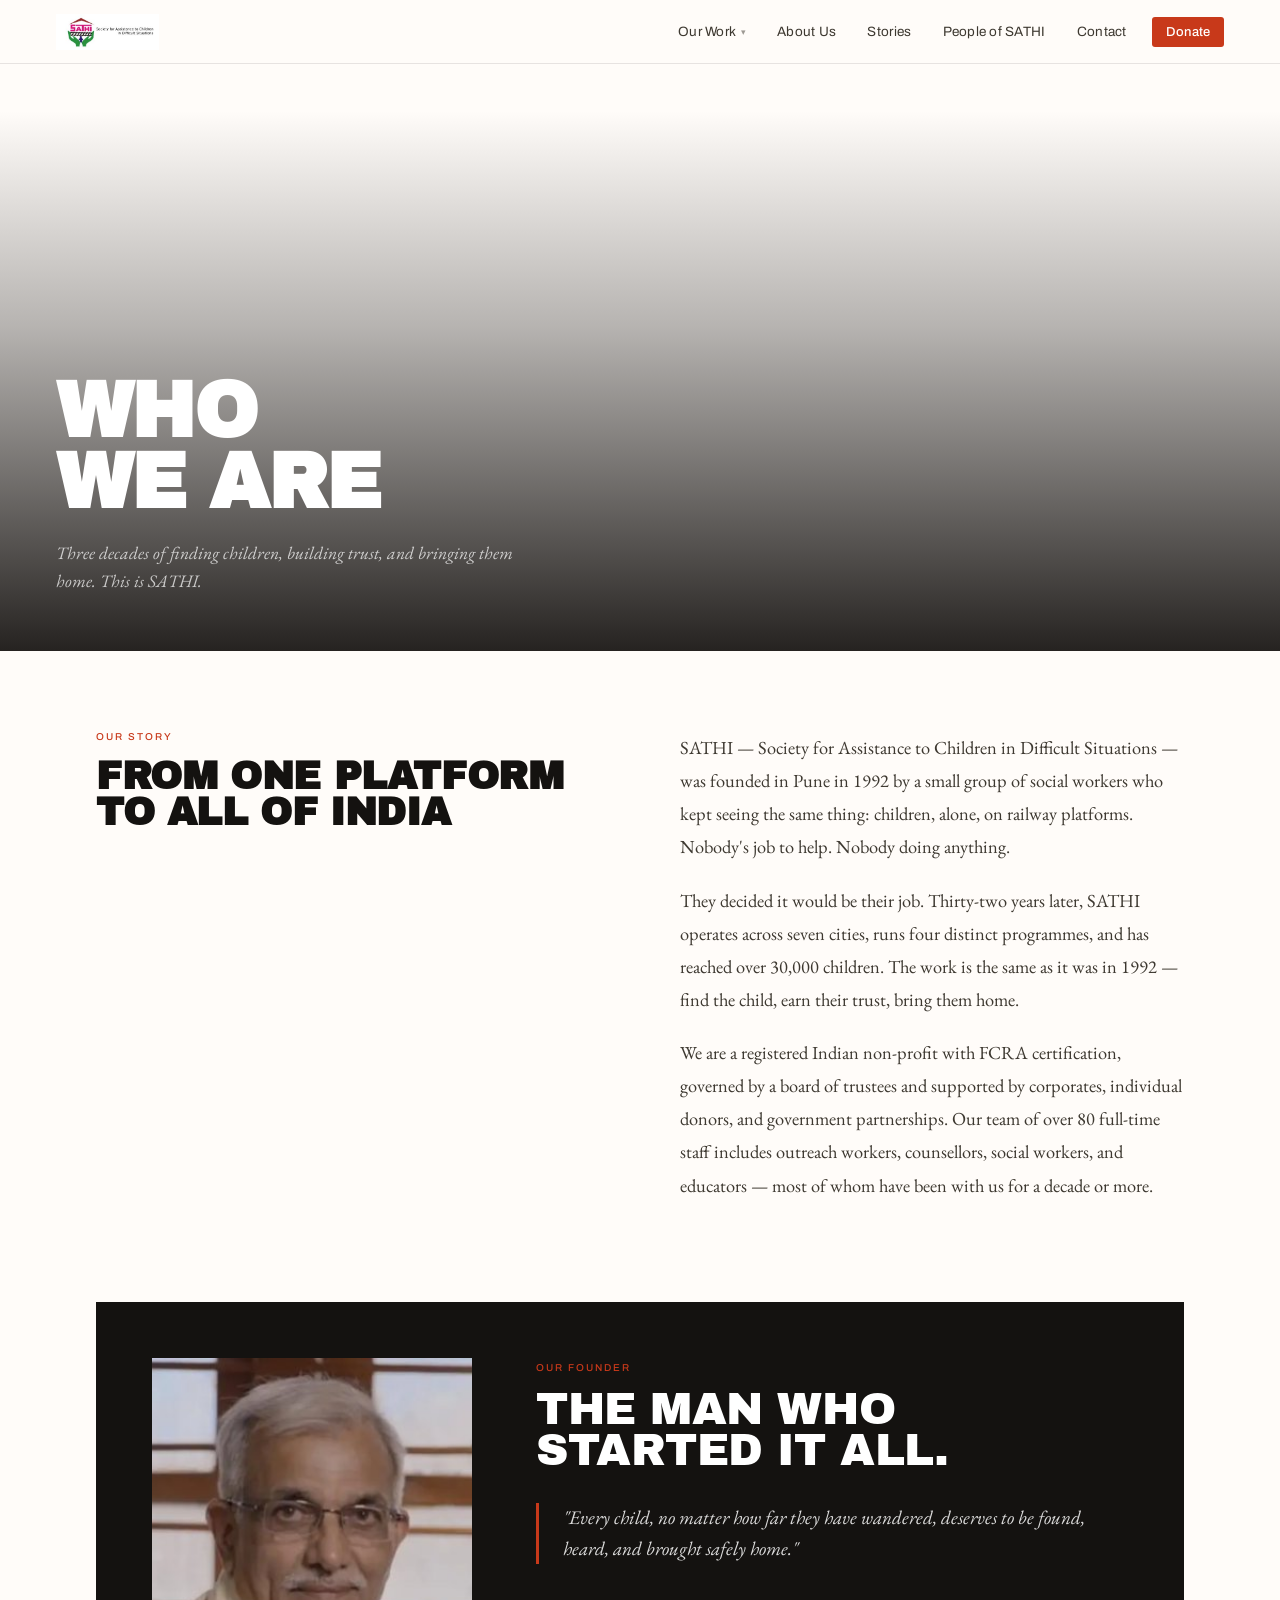
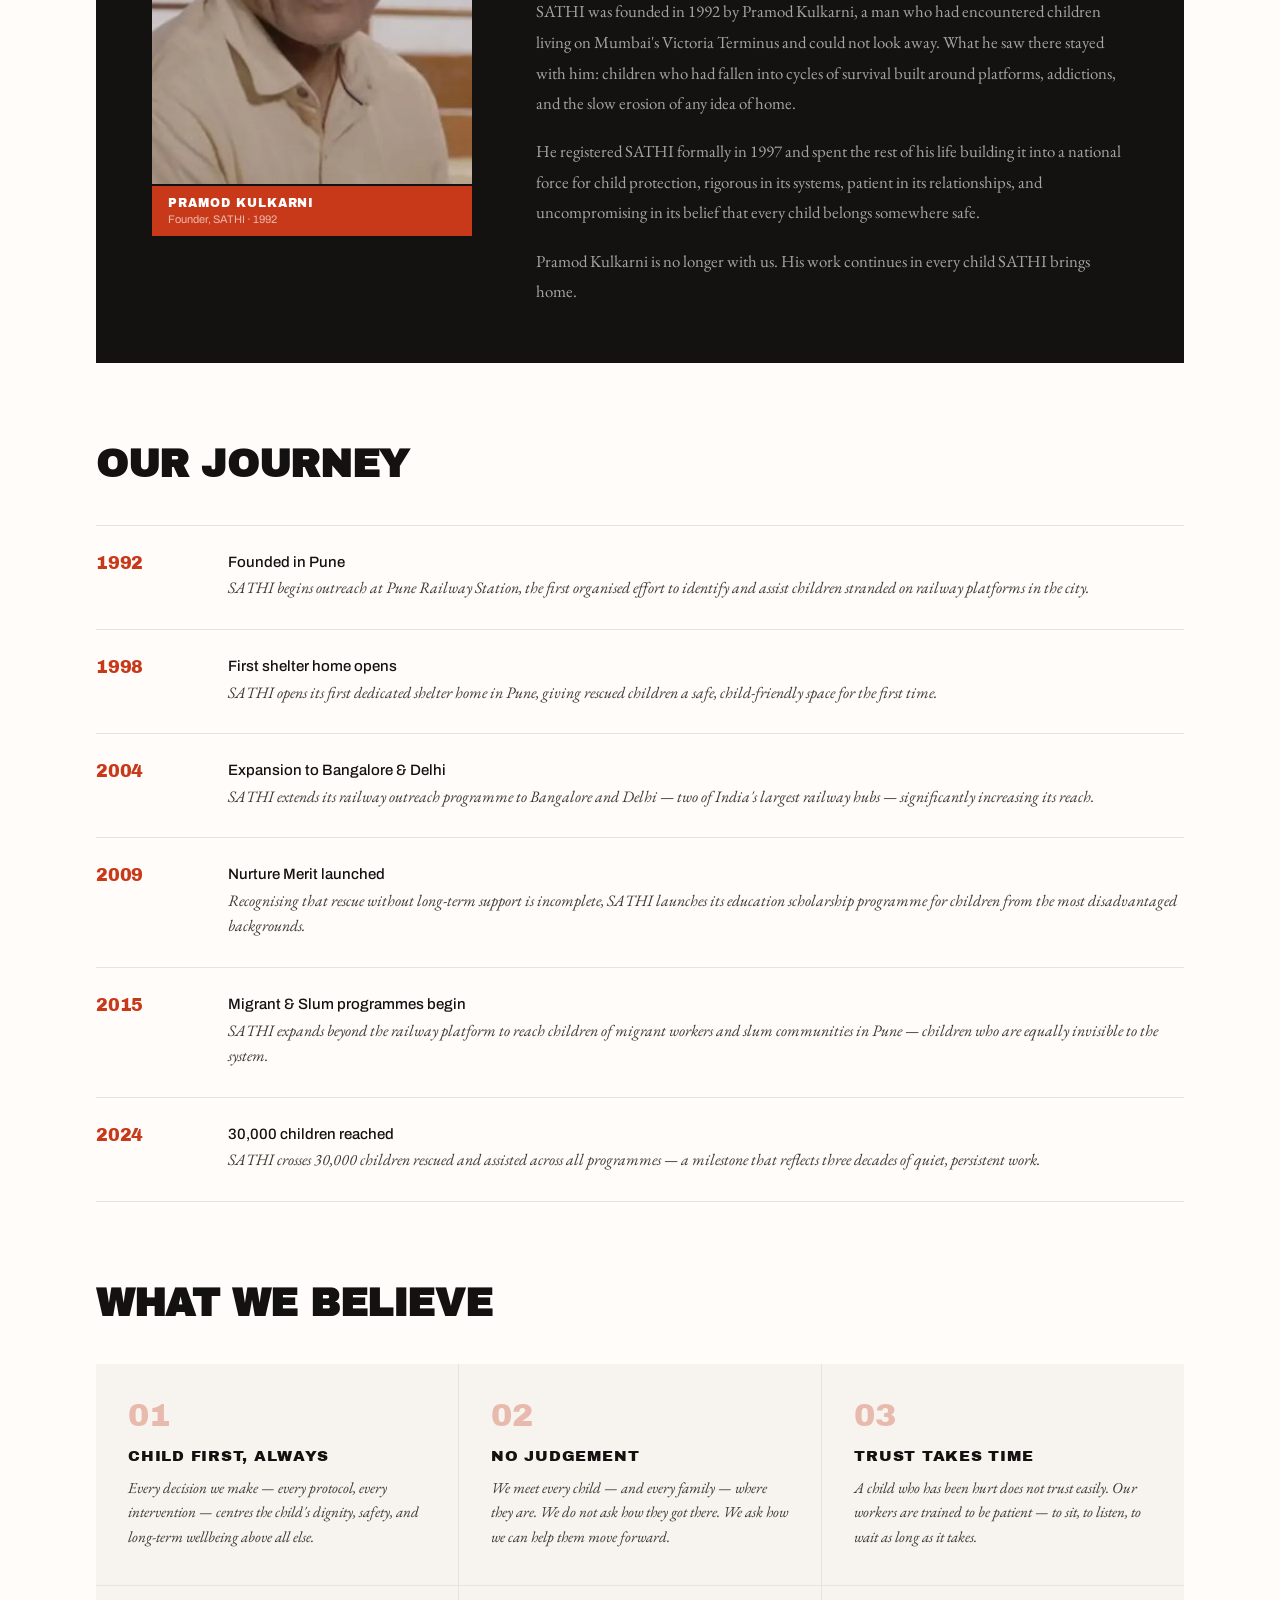
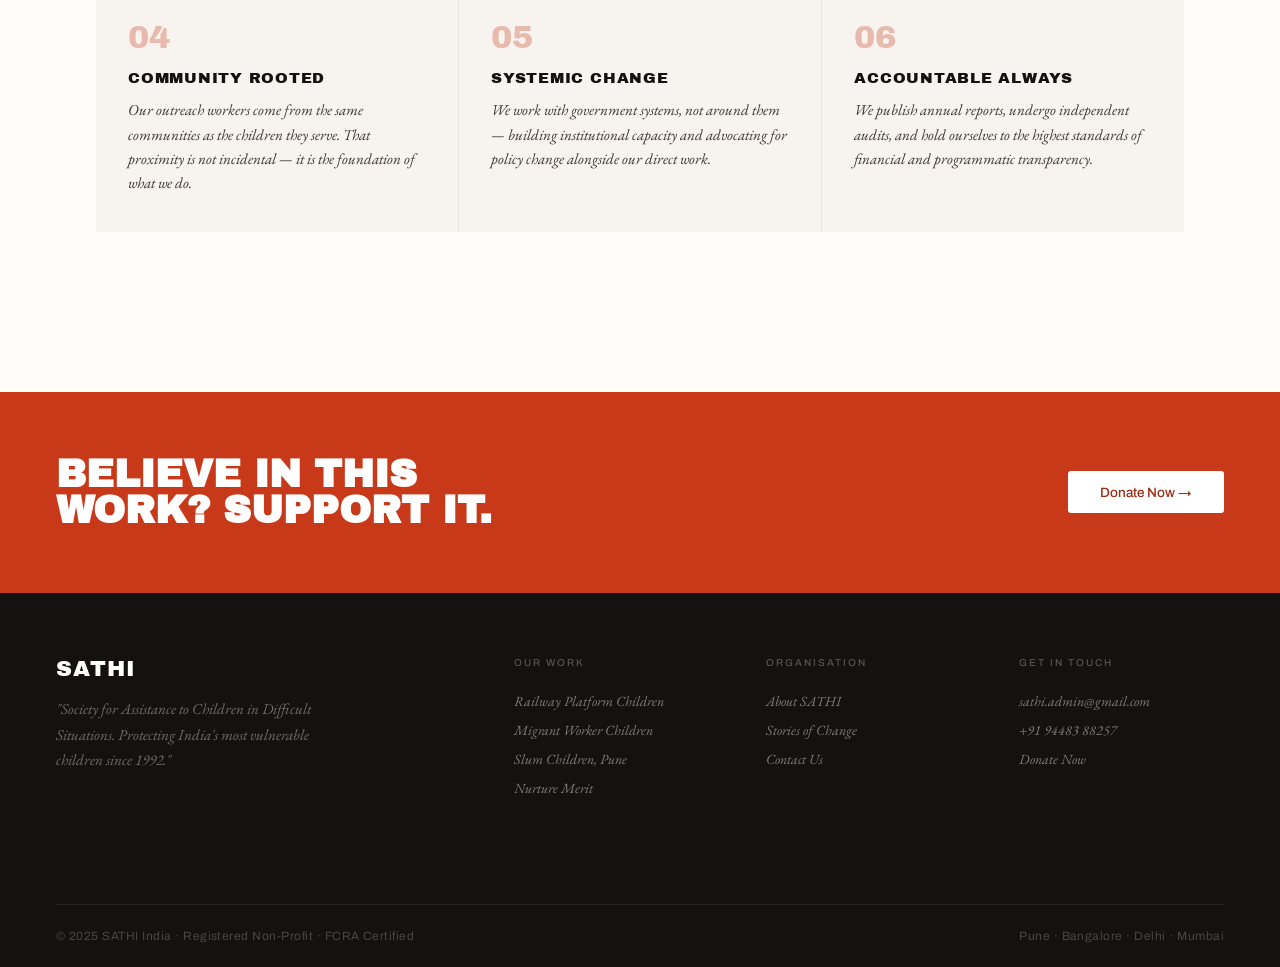
<file: about.html>
<!DOCTYPE html>
<html lang="en">
<head>
<meta charset="UTF-8">
<meta name="viewport" content="width=device-width, initial-scale=1.0">
<title>About Us — SATHI</title>
<link href="https://fonts.googleapis.com/css2?family=Archivo+Black&family=Archivo:ital,wght@0,300;0,400;0,500;1,300;1,400&family=EB+Garamond:ital,wght@0,400;0,500;1,400&display=swap" rel="stylesheet">
<link rel="stylesheet" href="shared.css">
<style>
.about-hero {
  min-height: 60vh; position: relative;
  display: flex; align-items: flex-end;
  padding: 0 3.5rem 3.5rem; margin-top: 64px; overflow: hidden;
}
.about-hero-bg {
  position: absolute; inset: 0;
  background: url('https://sathiindia.org/images/portfolio/Sathiindia.org-about-us-1.jpg') center/cover no-repeat;
}
.about-hero-bg::after {
  content: ''; position: absolute; inset: 0;
  background: linear-gradient(to top, rgba(14,11,9,0.9) 0%, rgba(14,11,9,0.3) 60%, transparent 100%);
}
.about-hero-content { position: relative; z-index: 1; max-width: 700px; }
.about-hero-content h1 {
  font-family: var(--display); font-size: clamp(3rem, 6vw, 5.5rem);
  color: white; text-transform: uppercase; line-height: 0.92;
  letter-spacing: -0.02em; margin-bottom: 1.25rem;
}
.about-hero-content p {
  font-family: var(--serif); font-style: italic;
  font-size: 1.1rem; color: rgba(255,255,255,0.72); line-height: 1.6; max-width: 500px;
}

.about-body { max-width: 1200px; margin: 0 auto; padding: 5rem 3.5rem; }

.about-intro { display: grid; grid-template-columns: 1fr 1fr; gap: 5rem; margin-bottom: 5rem; align-items: start; }
.about-intro-text p { font-family: var(--serif); font-size: 1.15rem; color: var(--ink-mid); line-height: 1.8; margin-bottom: 1.25rem; }

.timeline { margin-bottom: 5rem; }
.timeline-title { font-family: var(--display); font-size: clamp(1.6rem, 3vw, 2.5rem); text-transform: uppercase; letter-spacing: -0.01em; margin-bottom: 2.5rem; }
.timeline-items { }
.tl-item {
  display: grid; grid-template-columns: 100px 1fr; gap: 2rem;
  padding: 1.75rem 0; border-top: 1px solid var(--border);
  align-items: start;
}
.tl-item:last-child { border-bottom: 1px solid var(--border); }
.tl-year { font-family: var(--display); font-size: 1.1rem; color: var(--red); letter-spacing: -0.01em; }
.tl-text strong { font-size: 15px; font-weight: 500; color: var(--ink); display: block; margin-bottom: 0.35rem; }
.tl-text p { font-family: var(--serif); font-style: italic; font-size: 1rem; color: var(--ink-mid); line-height: 1.6; }

.values-section { margin-bottom: 5rem; }
.values-title { font-family: var(--display); font-size: clamp(1.6rem, 3vw, 2.5rem); text-transform: uppercase; letter-spacing: -0.01em; margin-bottom: 2.5rem; }
.values-grid { display: grid; grid-template-columns: repeat(3, 1fr); gap: 1.5px; background: var(--border); }
.value-box { background: var(--cream); padding: 2.25rem 2rem; }
.value-box-num { font-family: var(--display); font-size: 2rem; color: var(--red); opacity: 0.3; line-height: 1; margin-bottom: 1rem; display: block; }
.value-box-title { font-family: var(--display); font-size: 0.95rem; text-transform: uppercase; letter-spacing: 0.05em; margin-bottom: 0.75rem; }
.value-box-body { font-family: var(--serif); font-style: italic; font-size: 0.95rem; color: var(--ink-mid); line-height: 1.6; }

.team-section { margin-bottom: 5rem; }
.team-title { font-family: var(--display); font-size: clamp(1.6rem, 3vw, 2.5rem); text-transform: uppercase; letter-spacing: -0.01em; margin-bottom: 2.5rem; }
.team-grid { display: grid; grid-template-columns: repeat(4, 1fr); gap: 2rem; }
.team-card { }
.team-photo { width: 100%; aspect-ratio: 3/4; object-fit: cover; display: block; background: var(--cream); margin-bottom: 1rem; }
.team-name { font-family: var(--display); font-size: 0.95rem; text-transform: uppercase; letter-spacing: 0.04em; }
.team-role { font-size: 12.5px; color: var(--ink-muted); margin-top: 0.3rem; text-transform: uppercase; letter-spacing: 0.08em; }

@media (max-width: 900px) {
  .about-hero { padding: 0 1.5rem 2.5rem; }
  .about-body { padding: 3rem 1.5rem; }
  .about-intro { grid-template-columns: 1fr; gap: 2rem; }
  .values-grid { grid-template-columns: 1fr 1fr; }
  .team-grid { grid-template-columns: 1fr 1fr; }
  .tl-item { grid-template-columns: 70px 1fr; gap: 1.25rem; }
}
</style>
</head>
<body>

<nav>
  <a href="index.html" class="nav-logo"><img src="[data-uri]" alt="SATHI" style="height:36px;width:auto;display:block;"></a>
  <ul class="nav-links">
    <li class="nav-dropdown">
      <a href="#" class="nav-has-dropdown">Our Work <span class="nav-arrow">▾</span></a>
      <div class="dropdown-menu">
        <a href="railway.html"><span class="dd-num">01</span><span class="dd-text">Children in Contact with Railways</span></a>
        <a href="migrant.html"><span class="dd-num">02</span><span class="dd-text">Migrant Communities</span></a>
        <a href="slum.html"><span class="dd-num">03</span><span class="dd-text">Street Children</span></a>
        <a href="nurture.html"><span class="dd-num">04</span><span class="dd-text">Nurture Merit — Education</span></a>
      </div>
    </li>
    <li><a href="about.html">About Us</a></li>
    <li><a href="stories.html">Stories</a></li>
    <li><a href="people.html">People of SATHI</a></li>
    <li><a href="contact.html">Contact</a></li>
    <li><a href="https://sathiindia.org/donate-now.html" target="_blank" class="nav-donate">Donate</a></li>
  </ul>
  <button class="nav-hamburger" onclick="toggleMenu()">☰</button>
</nav>

<div class="breadcrumb">
  <a href="index.html">Home</a>
  <span class="breadcrumb-sep">›</span>
  <span>About Us</span>
</div>

<section class="about-hero">
  <div class="about-hero-bg"></div>
  <div class="about-hero-content">
    <h1>Who<br>We Are</h1>
    <p>Three decades of finding children, building trust, and bringing them home. This is SATHI.</p>
  </div>
</section>

<div class="about-body">

  <div class="about-intro">
    <div>
      <span class="page-section-tag">Our Story</span>
      <h2 class="page-section-title">From one platform<br>to all of India</h2>
    </div>
    <div class="about-intro-text">
      <p>SATHI — Society for Assistance to Children in Difficult Situations — was founded in Pune in 1992 by a small group of social workers who kept seeing the same thing: children, alone, on railway platforms. Nobody's job to help. Nobody doing anything.</p>
      <p>They decided it would be their job. Thirty-two years later, SATHI operates across seven cities, runs four distinct programmes, and has reached over 30,000 children. The work is the same as it was in 1992 — find the child, earn their trust, bring them home.</p>
      <p>We are a registered Indian non-profit with FCRA certification, governed by a board of trustees and supported by corporates, individual donors, and government partnerships. Our team of over 80 full-time staff includes outreach workers, counsellors, social workers, and educators — most of whom have been with us for a decade or more.</p>
    </div>
  </div>

  <!-- TIMELINE -->
  
  <!-- FOUNDER -->
  <div id="founder" style="display:grid;grid-template-columns:320px 1fr;gap:4rem;margin-bottom:5rem;padding:3.5rem;background:var(--ink);align-items:start;">
    <div>
      <div style="width:100%;aspect-ratio:3/4;overflow:hidden;background:#1a1714;">
        <img src="[data-uri]" alt="Pramod Kulkarni, Founder of SATHI" style="width:100%;height:100%;object-fit:cover;object-position:top center;display:block;">
      </div>
      <div style="background:var(--red);padding:.65rem 1rem;margin-top:1.5px;">
        <div style="font-family:var(--display);font-size:.75rem;text-transform:uppercase;letter-spacing:.08em;color:white;">Pramod Kulkarni</div>
        <div style="font-size:11px;color:rgba(255,255,255,.65);margin-top:.2rem;">Founder, SATHI &middot; 1992</div>
      </div>
    </div>
    <div style="padding-top:.25rem;">
      <span style="font-size:10px;font-weight:500;letter-spacing:.2em;text-transform:uppercase;color:var(--red);margin-bottom:1rem;display:block;">Our Founder</span>
      <div style="font-family:var(--display);font-size:clamp(2rem,3.5vw,3.2rem);color:white;text-transform:uppercase;line-height:.92;letter-spacing:-.01em;margin-bottom:2rem;">The man who<br>started it all.</div>
      <blockquote style="font-family:var(--serif);font-size:1.2rem;font-style:italic;color:rgba(255,255,255,.85);line-height:1.6;border-left:3px solid var(--red);padding-left:1.5rem;margin-bottom:2rem;">"Every child, no matter how far they have wandered, deserves to be found, heard, and brought safely home."</blockquote>
      <p style="font-family:var(--serif);font-size:1.05rem;color:rgba(255,255,255,.62);line-height:1.82;margin-bottom:1.1rem;">SATHI was founded in 1992 by Pramod Kulkarni, a man who had encountered children living on Mumbai's Victoria Terminus and could not look away. What he saw there stayed with him: children who had fallen into cycles of survival built around platforms, addictions, and the slow erosion of any idea of home.</p>
      <p style="font-family:var(--serif);font-size:1.05rem;color:rgba(255,255,255,.62);line-height:1.82;margin-bottom:1.1rem;">He registered SATHI formally in 1997 and spent the rest of his life building it into a national force for child protection, rigorous in its systems, patient in its relationships, and uncompromising in its belief that every child belongs somewhere safe.</p>
      <p style="font-family:var(--serif);font-size:1.05rem;color:rgba(255,255,255,.62);line-height:1.82;">Pramod Kulkarni is no longer with us. His work continues in every child SATHI brings home.</p>
    </div>
  </div>
  <!-- END FOUNDER -->
<div class="timeline">
    <h2 class="timeline-title">Our Journey</h2>
    <div class="timeline-items">
      <div class="tl-item">
        <div class="tl-year">1992</div>
        <div class="tl-text">
          <strong>Founded in Pune</strong>
          <p>SATHI begins outreach at Pune Railway Station, the first organised effort to identify and assist children stranded on railway platforms in the city.</p>
        </div>
      </div>
      <div class="tl-item">
        <div class="tl-year">1998</div>
        <div class="tl-text">
          <strong>First shelter home opens</strong>
          <p>SATHI opens its first dedicated shelter home in Pune, giving rescued children a safe, child-friendly space for the first time.</p>
        </div>
      </div>
      <div class="tl-item">
        <div class="tl-year">2004</div>
        <div class="tl-text">
          <strong>Expansion to Bangalore & Delhi</strong>
          <p>SATHI extends its railway outreach programme to Bangalore and Delhi — two of India's largest railway hubs — significantly increasing its reach.</p>
        </div>
      </div>
      <div class="tl-item">
        <div class="tl-year">2009</div>
        <div class="tl-text">
          <strong>Nurture Merit launched</strong>
          <p>Recognising that rescue without long-term support is incomplete, SATHI launches its education scholarship programme for children from the most disadvantaged backgrounds.</p>
        </div>
      </div>
      <div class="tl-item">
        <div class="tl-year">2015</div>
        <div class="tl-text">
          <strong>Migrant & Slum programmes begin</strong>
          <p>SATHI expands beyond the railway platform to reach children of migrant workers and slum communities in Pune — children who are equally invisible to the system.</p>
        </div>
      </div>
      <div class="tl-item">
        <div class="tl-year">2024</div>
        <div class="tl-text">
          <strong>30,000 children reached</strong>
          <p>SATHI crosses 30,000 children rescued and assisted across all programmes — a milestone that reflects three decades of quiet, persistent work.</p>
        </div>
      </div>
    </div>
  </div>

  <!-- VALUES -->
  <div class="values-section">
    <h2 class="values-title">What We Believe</h2>
    <div class="values-grid">
      <div class="value-box">
        <span class="value-box-num">01</span>
        <div class="value-box-title">Child First, Always</div>
        <p class="value-box-body">Every decision we make — every protocol, every intervention — centres the child's dignity, safety, and long-term wellbeing above all else.</p>
      </div>
      <div class="value-box">
        <span class="value-box-num">02</span>
        <div class="value-box-title">No Judgement</div>
        <p class="value-box-body">We meet every child — and every family — where they are. We do not ask how they got there. We ask how we can help them move forward.</p>
      </div>
      <div class="value-box">
        <span class="value-box-num">03</span>
        <div class="value-box-title">Trust Takes Time</div>
        <p class="value-box-body">A child who has been hurt does not trust easily. Our workers are trained to be patient — to sit, to listen, to wait as long as it takes.</p>
      </div>
      <div class="value-box">
        <span class="value-box-num">04</span>
        <div class="value-box-title">Community Rooted</div>
        <p class="value-box-body">Our outreach workers come from the same communities as the children they serve. That proximity is not incidental — it is the foundation of what we do.</p>
      </div>
      <div class="value-box">
        <span class="value-box-num">05</span>
        <div class="value-box-title">Systemic Change</div>
        <p class="value-box-body">We work with government systems, not around them — building institutional capacity and advocating for policy change alongside our direct work.</p>
      </div>
      <div class="value-box">
        <span class="value-box-num">06</span>
        <div class="value-box-title">Accountable Always</div>
        <p class="value-box-body">We publish annual reports, undergo independent audits, and hold ourselves to the highest standards of financial and programmatic transparency.</p>
      </div>
    </div>
  </div>

</div>

<div class="inner-cta">
  <h2>Believe in this<br>work? Support it.</h2>
  <a href="https://sathiindia.org/donate-now.html" target="_blank" class="btn-white-sm">Donate Now →</a>
</div>

<footer>
  <div class="footer-brand">
    <span class="footer-brand-name">SATHI</span>
    <p class="footer-brand-desc">"Society for Assistance to Children in Difficult Situations. Protecting India's most vulnerable children since 1992."</p>
  </div>
  <div class="footer-col">
    <span class="footer-col-title">Our Work</span>
    <ul>
      <li><a href="railway.html">Railway Platform Children</a></li>
      <li><a href="migrant.html">Migrant Worker Children</a></li>
      <li><a href="slum.html">Slum Children, Pune</a></li>
      <li><a href="nurture.html">Nurture Merit</a></li>
    </ul>
  </div>
  <div class="footer-col">
    <span class="footer-col-title">Organisation</span>
    <ul>
      <li><a href="about.html">About SATHI</a></li>
      <li><a href="stories.html">Stories of Change</a></li>
      <li><a href="contact.html">Contact Us</a></li>
    </ul>
  </div>
  <div class="footer-col">
    <span class="footer-col-title">Get In Touch</span>
    <ul>
      <li><a href="mailto:sathi.admin@gmail.com">sathi.admin@gmail.com</a></li>
      <li><a href="tel:+919448388257">+91 94483 88257</a></li>
      <li><a href="https://sathiindia.org/donate-now.html" target="_blank">Donate Now</a></li>
    </ul>
  </div>
  <div class="footer-bottom">
    <p>© 2025 SATHI India · Registered Non-Profit · FCRA Certified</p>
    <p>Pune · Bangalore · Delhi · Mumbai</p>
  </div>
</footer>
<script src="shared.js"></script>
</body>
</html>
</file>
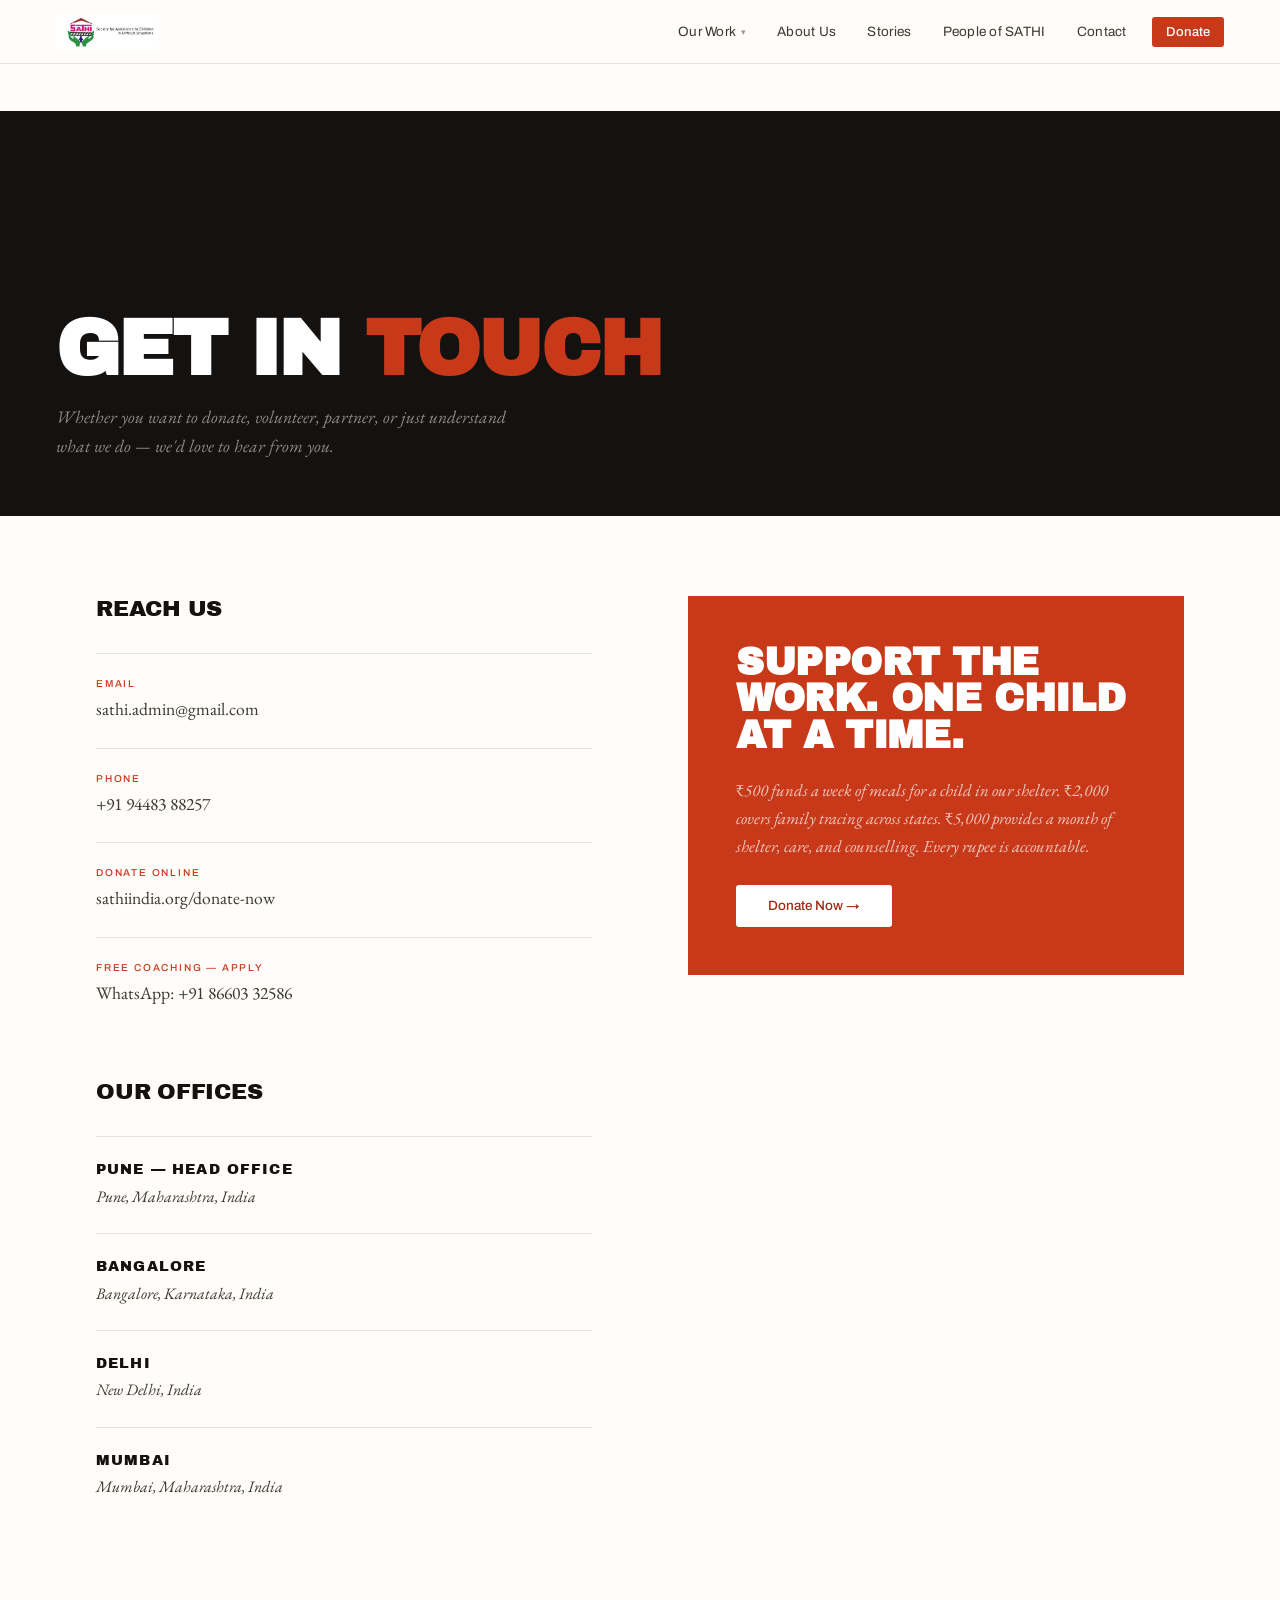
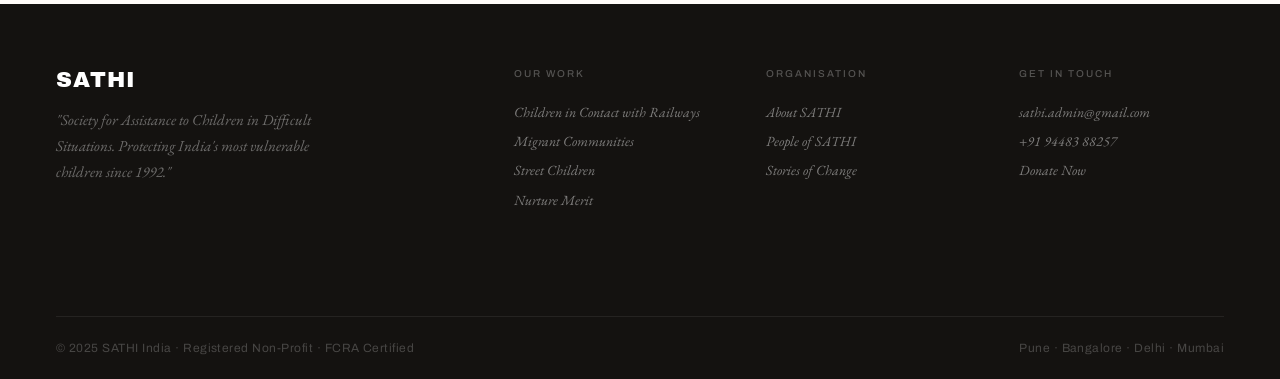
<file: contact.html>
<!DOCTYPE html>
<html lang="en">
<head>
<meta charset="UTF-8">
<meta name="viewport" content="width=device-width, initial-scale=1.0">
<title>Contact — SATHI</title>
<link href="https://fonts.googleapis.com/css2?family=Archivo+Black&family=Archivo:ital,wght@0,300;0,400;0,500;1,300;1,400&family=EB+Garamond:ital,wght@0,400;0,500;1,400&display=swap" rel="stylesheet">
<link rel="stylesheet" href="shared.css">
<style>
.contact-hero {
  min-height: 45vh; background: var(--ink); margin-top: 64px;
  display: flex; align-items: flex-end; padding: 0 3.5rem 3.5rem;
}
.contact-hero h1 {
  font-family: var(--display); font-size: clamp(3rem, 6vw, 5.5rem);
  color: white; text-transform: uppercase; line-height: 0.92; letter-spacing: -0.02em;
  margin-bottom: 1rem;
}
.contact-hero h1 span { color: var(--red); }
.contact-hero p {
  font-family: var(--serif); font-style: italic;
  font-size: 1.1rem; color: rgba(255,255,255,0.5); line-height: 1.65; max-width: 480px;
}
.contact-body {
  display: grid; grid-template-columns: 1fr 1fr; max-width: 1200px;
  margin: 0 auto; padding: 5rem 3.5rem; gap: 6rem; align-items: start;
}
.contact-info-title { font-family: var(--display); font-size: 1.4rem; text-transform: uppercase; letter-spacing: -0.01em; margin-bottom: 2rem; }
.contact-item { padding: 1.5rem 0; border-top: 1px solid var(--border); }
.contact-item:last-child { border-bottom: 1px solid var(--border); }
.contact-item-label { font-size: 10px; font-weight: 500; letter-spacing: 0.18em; text-transform: uppercase; color: var(--red); margin-bottom: 0.4rem; }
.contact-item-val { font-family: var(--serif); font-size: 1.1rem; color: var(--ink-mid); line-height: 1.6; }
.contact-item-val a { color: var(--ink-mid); text-decoration: none; }
.contact-item-val a:hover { color: var(--red); }
.contact-offices { margin-top: 3rem; }
.contact-offices-title { font-family: var(--display); font-size: 1.4rem; text-transform: uppercase; letter-spacing: -0.01em; margin-bottom: 2rem; }
.office-item { padding: 1.5rem 0; border-top: 1px solid var(--border); }
.office-city { font-family: var(--display); font-size: 0.9rem; text-transform: uppercase; letter-spacing: 0.08em; color: var(--ink); margin-bottom: 0.4rem; }
.office-addr { font-family: var(--serif); font-style: italic; font-size: 1rem; color: var(--ink-mid); line-height: 1.6; }
.donate-panel {
  background: var(--red); padding: 3rem; display: flex; flex-direction: column; gap: 1.5rem;
}
.donate-panel h2 {
  font-family: var(--display); font-size: clamp(1.8rem, 3vw, 2.8rem);
  color: white; text-transform: uppercase; line-height: 0.95; letter-spacing: -0.01em;
}
.donate-panel p {
  font-family: var(--serif); font-style: italic;
  font-size: 1.05rem; color: rgba(255,255,255,0.72); line-height: 1.65;
}
@media(max-width:900px){
  .contact-hero, .contact-body { padding-left:1.5rem; padding-right:1.5rem; }
  .contact-body { grid-template-columns:1fr; gap:3rem; padding-top:3rem; }
}
</style>
</head>
<body>
<nav>
  <a href="index.html" class="nav-logo"><img src="[data-uri]" alt="SATHI" style="height:36px;width:auto;display:block;"></a>
  <ul class="nav-links">
    <li class="nav-dropdown">
      <a href="#" class="nav-has-dropdown">Our Work <span class="nav-arrow">▾</span></a>
      <div class="dropdown-menu">
        <a href="railway.html"><span class="dd-num">01</span><span class="dd-text">Children in Contact with Railways</span></a>
        <a href="migrant.html"><span class="dd-num">02</span><span class="dd-text">Migrant Communities</span></a>
        <a href="slum.html"><span class="dd-num">03</span><span class="dd-text">Street Children</span></a>
        <a href="nurture.html"><span class="dd-num">04</span><span class="dd-text">Nurture Merit — Education</span></a>
      </div>
    </li>
    <li><a href="about.html">About Us</a></li>
    <li><a href="stories.html">Stories</a></li>
    <li><a href="people.html">People of SATHI</a></li>
    <li><a href="contact.html">Contact</a></li>
    <li><a href="https://sathiindia.org/donate-now.html" target="_blank" class="nav-donate">Donate</a></li>
  </ul>
  <button class="nav-hamburger" onclick="toggleMenu()">☰</button>
</nav>

<div class="breadcrumb">
  <a href="index.html">Home</a><span class="breadcrumb-sep">›</span><span>Contact</span>
</div>

<section class="contact-hero">
  <div>
    <h1>Get in <span>Touch</span></h1>
    <p>Whether you want to donate, volunteer, partner, or just understand what we do — we'd love to hear from you.</p>
  </div>
</section>

<div class="contact-body">
  <div>
    <div class="contact-info-title">Reach Us</div>
    <div class="contact-item">
      <div class="contact-item-label">Email</div>
      <div class="contact-item-val"><a href="mailto:sathi.admin@gmail.com">sathi.admin@gmail.com</a></div>
    </div>
    <div class="contact-item">
      <div class="contact-item-label">Phone</div>
      <div class="contact-item-val"><a href="tel:+919448388257">+91 94483 88257</a></div>
    </div>
    <div class="contact-item">
      <div class="contact-item-label">Donate Online</div>
      <div class="contact-item-val"><a href="https://sathiindia.org/donate-now.html" target="_blank">sathiindia.org/donate-now</a></div>
    </div>
    <div class="contact-item">
      <div class="contact-item-label">Free Coaching — Apply</div>
      <div class="contact-item-val">WhatsApp: <a href="tel:+918660332586">+91 86603 32586</a></div>
    </div>

    <div class="contact-offices">
      <div class="contact-offices-title">Our Offices</div>
      <div class="office-item">
        <div class="office-city">Pune — Head Office</div>
        <div class="office-addr">Pune, Maharashtra, India</div>
      </div>
      <div class="office-item">
        <div class="office-city">Bangalore</div>
        <div class="office-addr">Bangalore, Karnataka, India</div>
      </div>
      <div class="office-item">
        <div class="office-city">Delhi</div>
        <div class="office-addr">New Delhi, India</div>
      </div>
      <div class="office-item">
        <div class="office-city">Mumbai</div>
        <div class="office-addr">Mumbai, Maharashtra, India</div>
      </div>
    </div>
  </div>

  <div class="donate-panel">
    <h2>Support the work. One child at a time.</h2>
    <p>₹500 funds a week of meals for a child in our shelter. ₹2,000 covers family tracing across states. ₹5,000 provides a month of shelter, care, and counselling. Every rupee is accountable.</p>
    <a href="https://sathiindia.org/donate-now.html" target="_blank" class="btn-white-sm" style="align-self:flex-start;">Donate Now →</a>
  </div>
</div>

<footer>
  <div class="footer-brand">
    <span class="footer-brand-name">SATHI</span>
    <p class="footer-brand-desc">"Society for Assistance to Children in Difficult Situations. Protecting India's most vulnerable children since 1992."</p>
  </div>
  <div class="footer-col">
    <span class="footer-col-title">Our Work</span>
    <ul>
      <li><a href="railway.html">Children in Contact with Railways</a></li>
      <li><a href="migrant.html">Migrant Communities</a></li>
      <li><a href="slum.html">Street Children</a></li>
      <li><a href="nurture.html">Nurture Merit</a></li>
    </ul>
  </div>
  <div class="footer-col">
    <span class="footer-col-title">Organisation</span>
    <ul>
      <li><a href="about.html">About SATHI</a></li>
      <li><a href="people.html">People of SATHI</a></li>
      <li><a href="stories.html">Stories of Change</a></li>
    </ul>
  </div>
  <div class="footer-col">
    <span class="footer-col-title">Get In Touch</span>
    <ul>
      <li><a href="mailto:sathi.admin@gmail.com">sathi.admin@gmail.com</a></li>
      <li><a href="tel:+919448388257">+91 94483 88257</a></li>
      <li><a href="https://sathiindia.org/donate-now.html" target="_blank">Donate Now</a></li>
    </ul>
  </div>
  <div class="footer-bottom">
    <p>© 2025 SATHI India · Registered Non-Profit · FCRA Certified</p>
    <p>Pune · Bangalore · Delhi · Mumbai</p>
  </div>
</footer>
<script src="shared.js"></script>
</body>
</html>
</file>
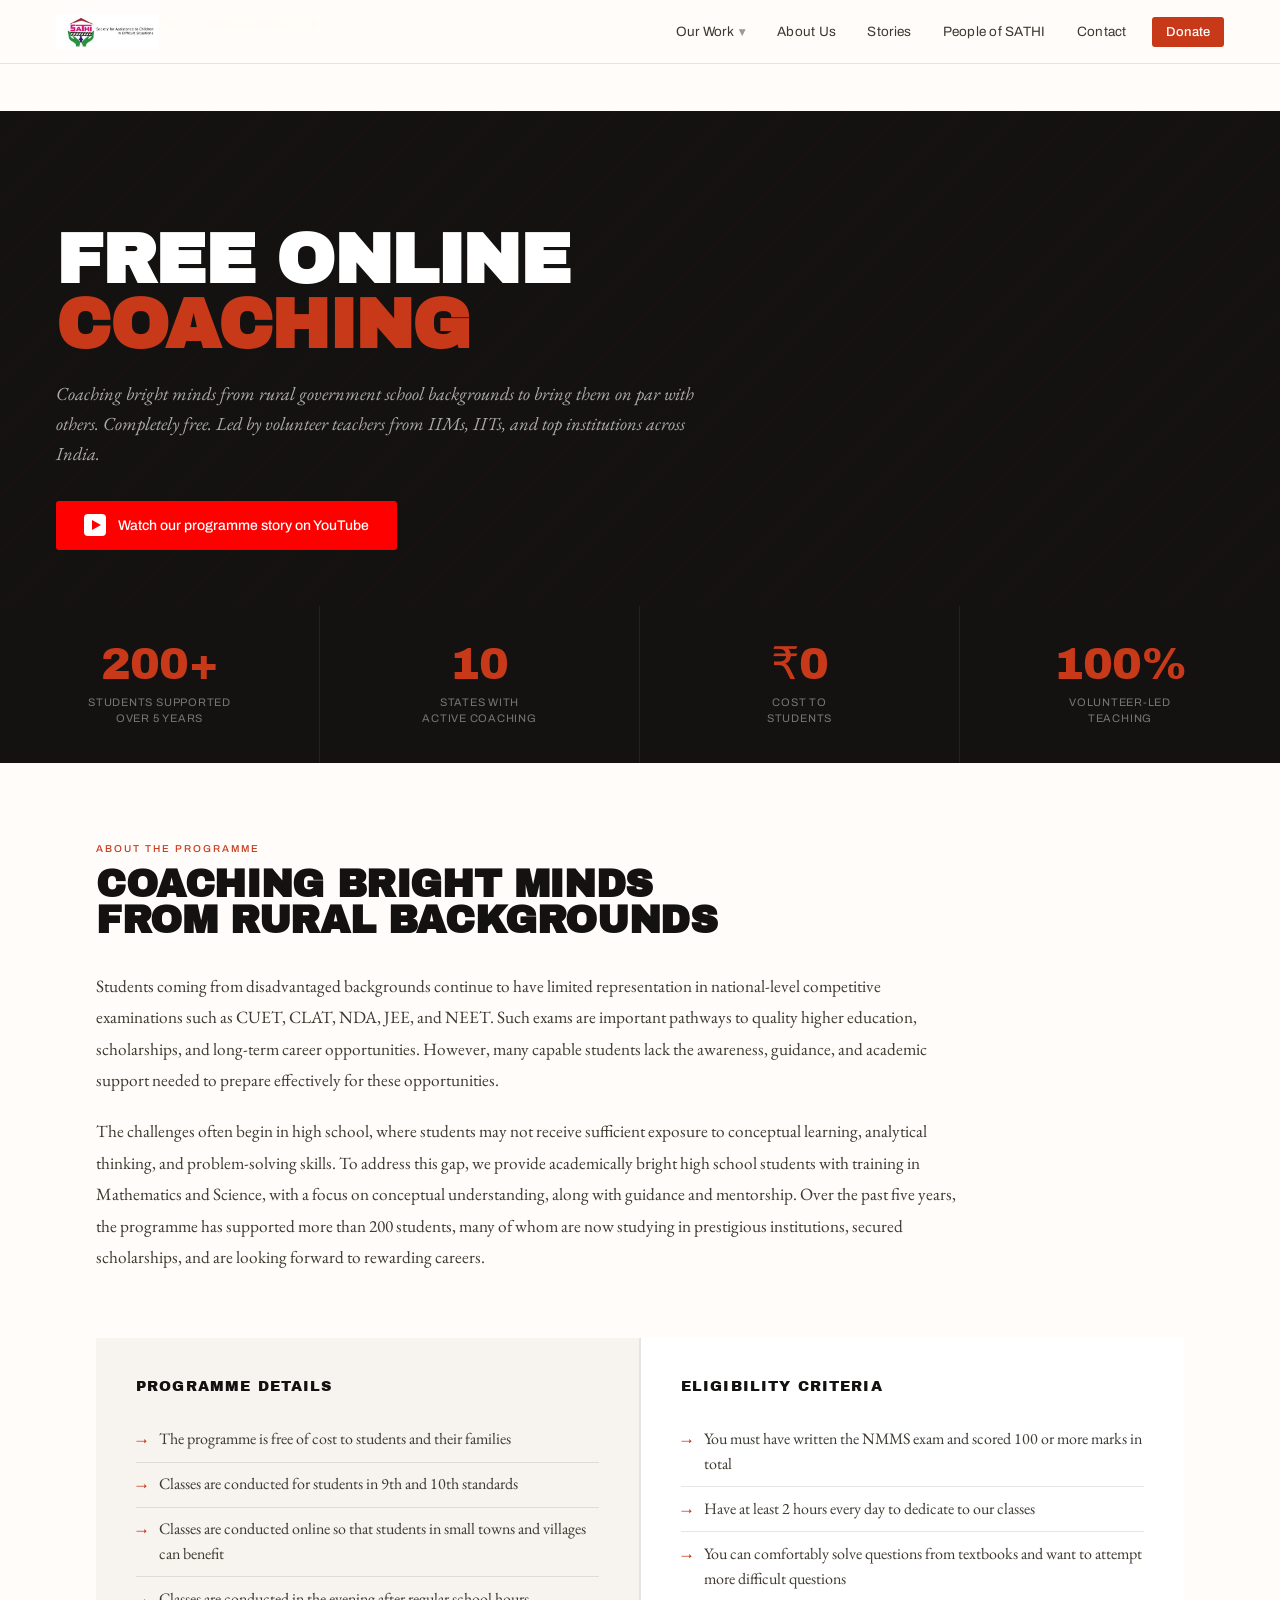
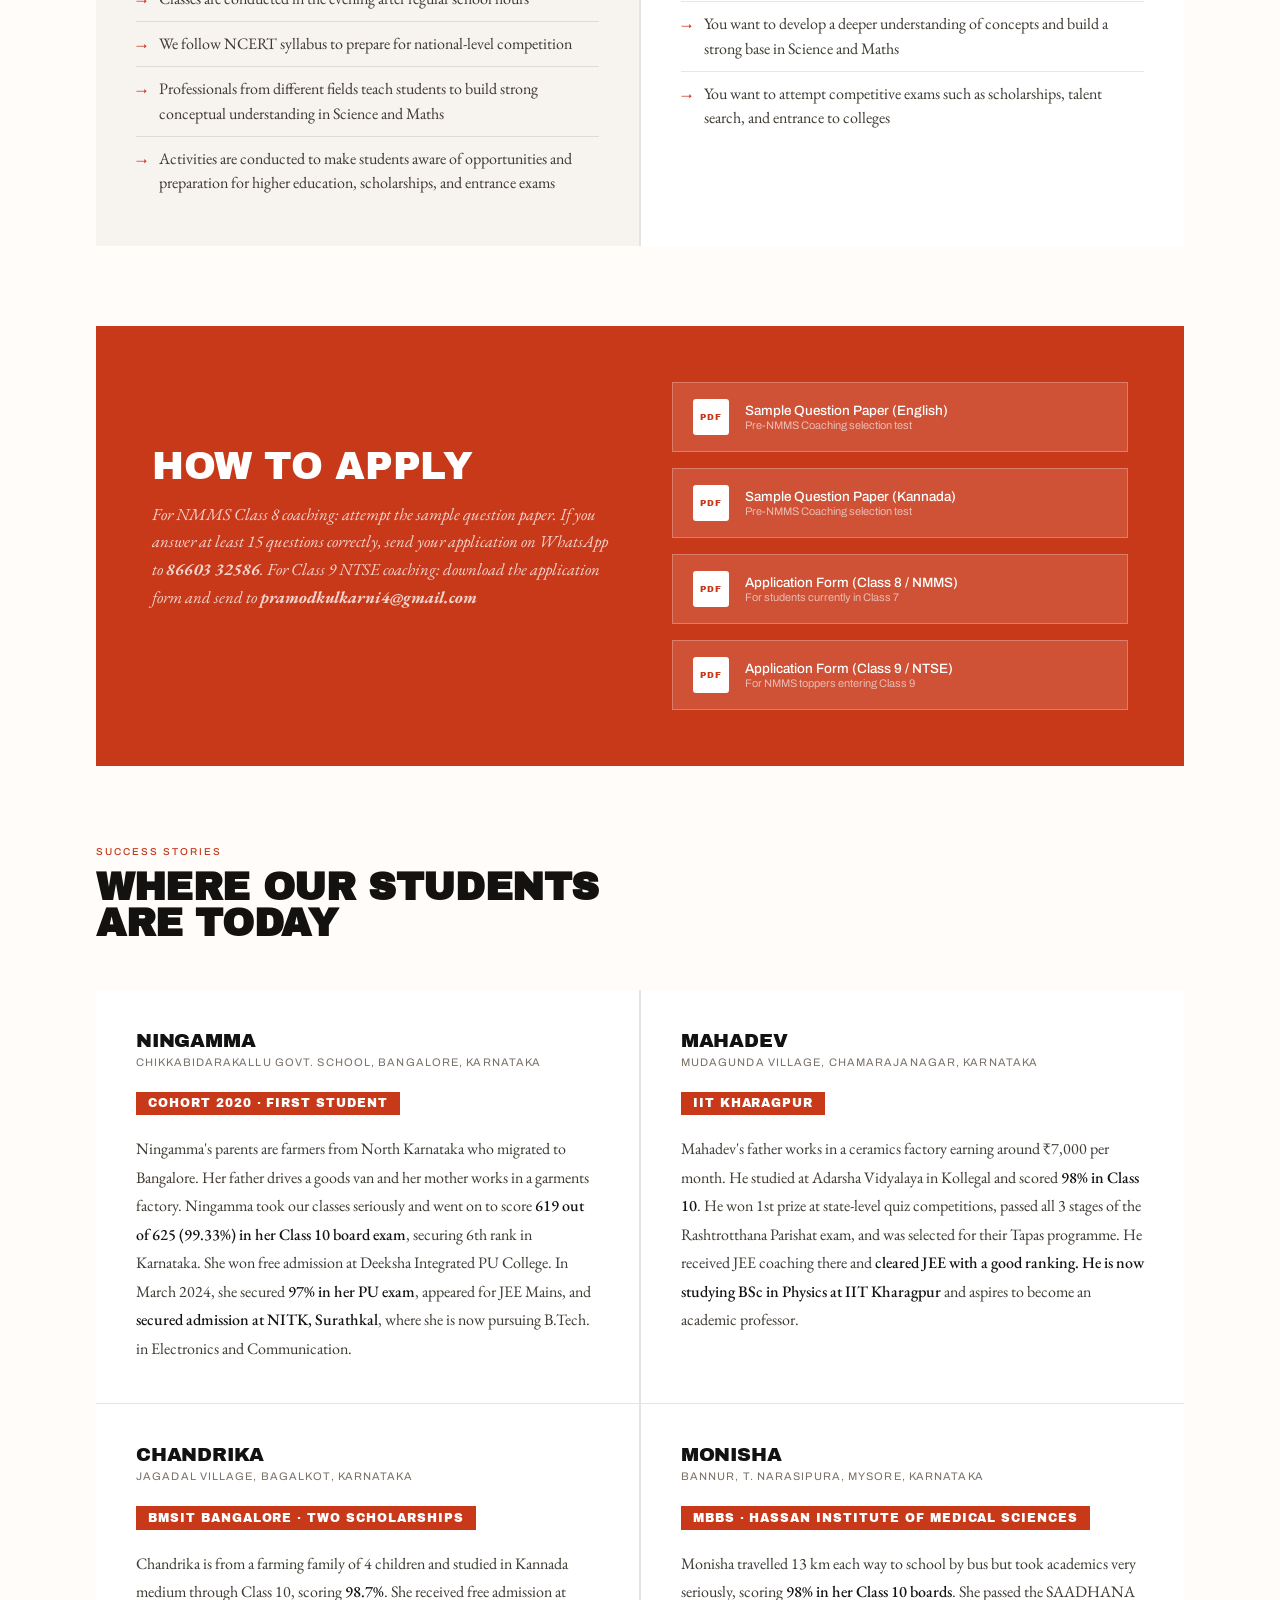
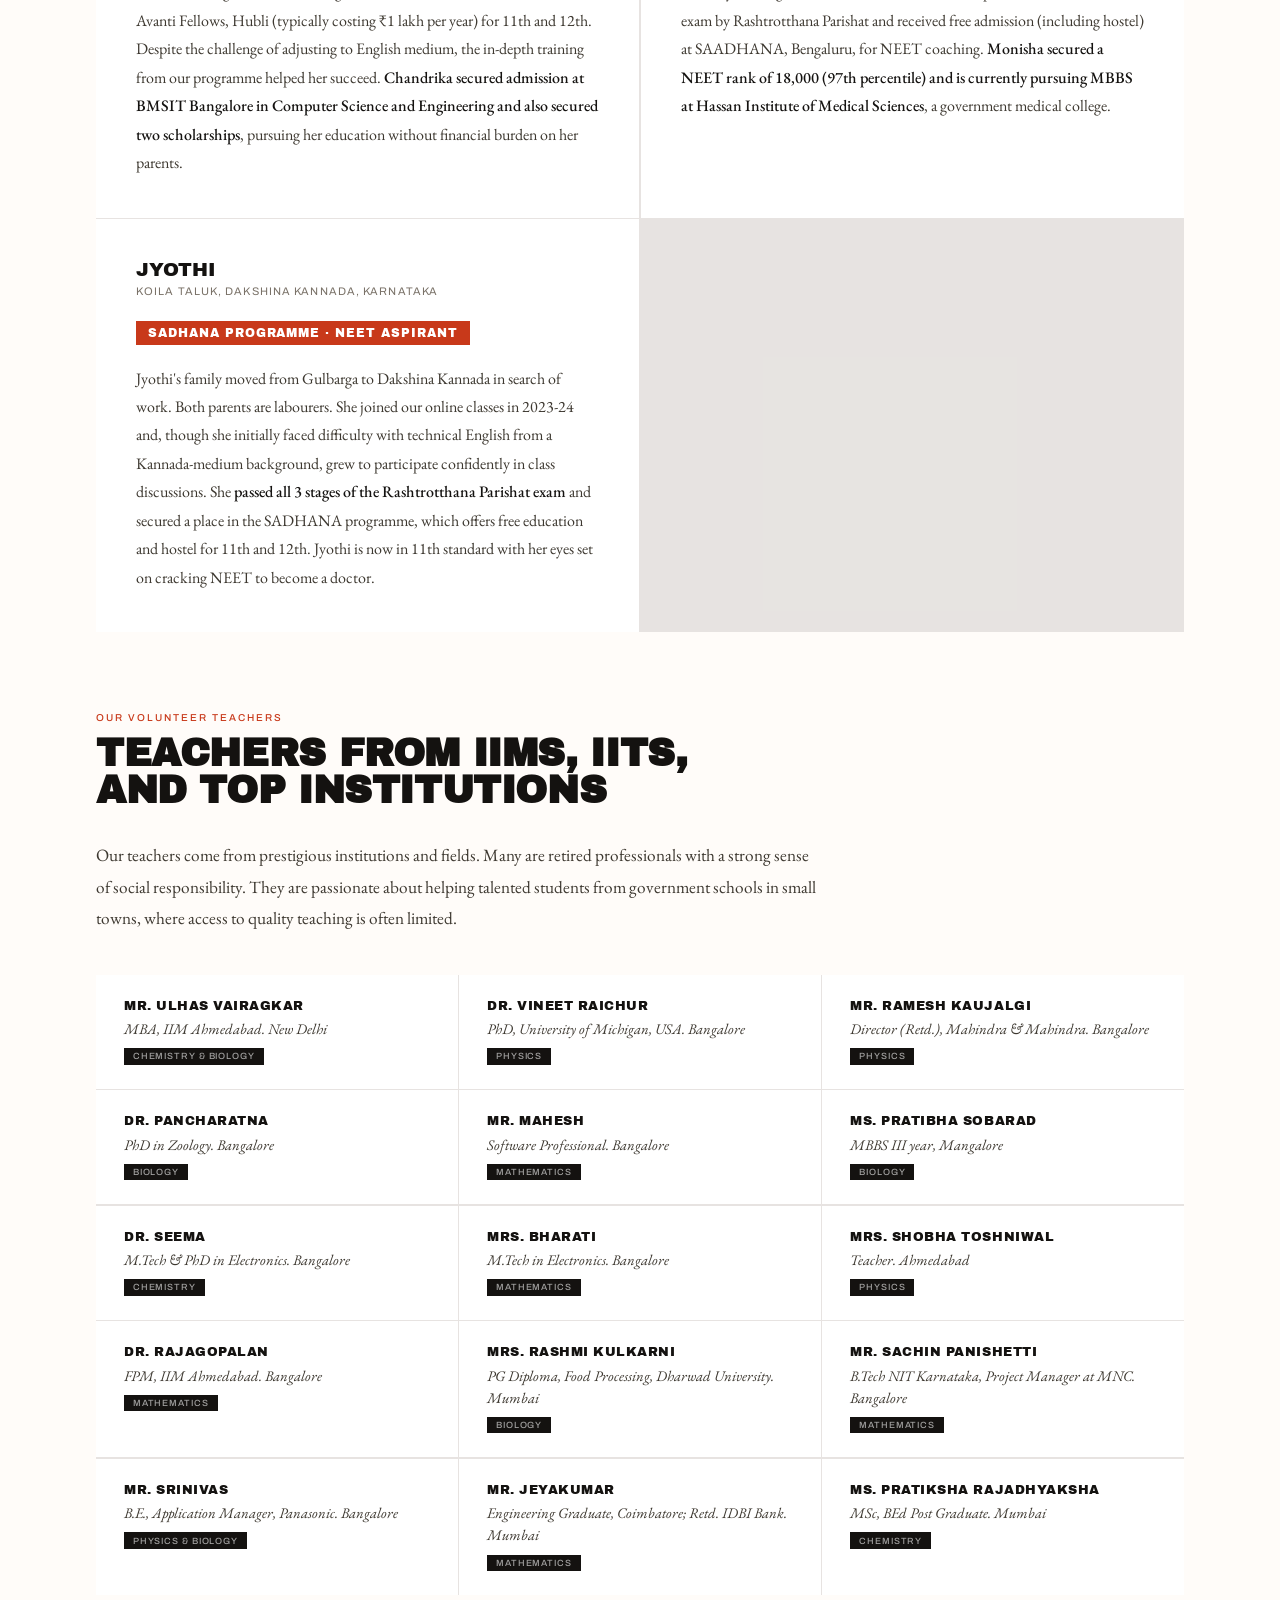
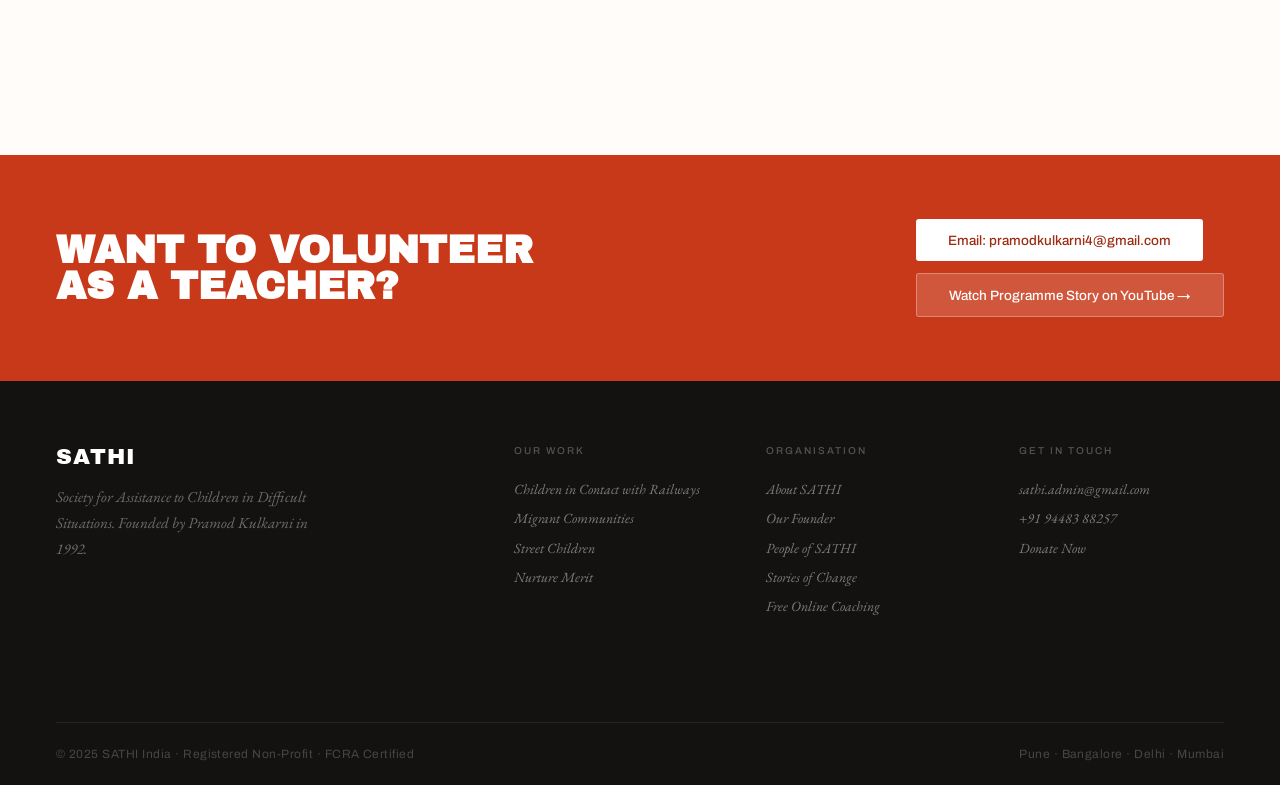
<file: free-classes.html>
<!DOCTYPE html>
<html lang="en">
<head>
<meta charset="UTF-8">
<meta name="viewport" content="width=device-width, initial-scale=1.0">
<title>Free Online Coaching — Nurture Merit, SATHI</title>
<link href="https://fonts.googleapis.com/css2?family=Archivo+Black&family=Archivo:ital,wght@0,400;0,500;1,400&family=EB+Garamond:ital,wght@0,400;1,400&display=swap" rel="stylesheet">
<link rel="stylesheet" href="shared.css">
<style>
.fc-hero{min-height:55vh;position:relative;display:flex;align-items:flex-end;padding:0 3.5rem 3.5rem;margin-top:64px;background:var(--ink);overflow:hidden;}
.fc-hero::before{content:"";position:absolute;inset:0;background:repeating-linear-gradient(-45deg,transparent,transparent 40px,rgba(200,57,26,.05) 40px,rgba(200,57,26,.05) 41px);}
.fc-hero-content{position:relative;z-index:1;max-width:820px;}
.fc-hero h1{font-family:var(--display);font-size:clamp(2.5rem,5.5vw,5rem);color:white;text-transform:uppercase;line-height:.92;letter-spacing:-.02em;margin-bottom:1.25rem;}
.fc-hero h1 span{color:var(--red);}
.fc-hero p{font-family:var(--serif);font-style:italic;font-size:1.15rem;color:rgba(255,255,255,.65);line-height:1.65;max-width:640px;margin-bottom:2rem;}
.yt-btn{display:inline-flex;align-items:center;gap:.75rem;background:#FF0000;color:white;padding:.85rem 1.75rem;border-radius:3px;font-size:14px;font-weight:500;text-decoration:none;transition:all .15s;}
.yt-btn:hover{background:#cc0000;transform:translateY(-1px);}
.yt-icon{width:22px;height:22px;background:white;border-radius:4px;display:flex;align-items:center;justify-content:center;}
.yt-icon::after{content:"";border-left:9px solid #FF0000;border-top:5.5px solid transparent;border-bottom:5.5px solid transparent;margin-left:2px;}
.fc-stats{background:var(--ink);display:grid;grid-template-columns:repeat(4,1fr);}
.fc-stat{padding:2.25rem 2rem;text-align:center;border-right:1px solid rgba(255,255,255,.07);}
.fc-stat:last-child{border:none;}
.fc-stat-num{font-family:var(--display);font-size:2.8rem;color:var(--red);line-height:1;display:block;letter-spacing:-.02em;}
.fc-stat-label{font-size:11px;color:rgba(255,255,255,.42);text-transform:uppercase;letter-spacing:.07em;margin-top:.5rem;line-height:1.45;}
.fc-body{max-width:1200px;margin:0 auto;padding:5rem 3.5rem;}
.fc-section-tag{font-size:10px;font-weight:500;letter-spacing:.2em;text-transform:uppercase;color:var(--red);display:block;margin-bottom:.75rem;}
.fc-section-title{font-family:var(--display);font-size:clamp(1.8rem,3vw,2.8rem);text-transform:uppercase;letter-spacing:-.01em;line-height:.95;margin-bottom:2rem;}
.fc-body-text{font-family:var(--serif);font-size:1.08rem;color:var(--ink-mid);line-height:1.82;margin-bottom:1.25rem;}
.fc-two-col{display:grid;grid-template-columns:1fr 1fr;gap:1.5px;background:var(--border);margin-bottom:5rem;}
.fc-col-box{background:var(--cream);padding:2.5rem;}
.fc-col-box.white{background:white;}
.fc-col-title{font-family:var(--display);font-size:.9rem;text-transform:uppercase;letter-spacing:.08em;margin-bottom:1.5rem;color:var(--ink);}
.fc-list{list-style:none;padding:0;margin:0;}
.fc-list li{padding:.6rem 0;border-bottom:1px solid var(--border);font-family:var(--serif);font-size:1rem;color:var(--ink-mid);display:flex;gap:.75rem;align-items:baseline;line-height:1.55;}
.fc-list li:last-child{border-bottom:none;}
.fc-list li::before{content:"\2192";color:var(--red);font-size:11px;flex-shrink:0;font-family:var(--body);}
/* apply band */
.fc-apply{background:var(--red);padding:3.5rem;margin-bottom:5rem;display:grid;grid-template-columns:1fr 1fr;gap:4rem;align-items:center;}
.fc-apply-title{font-family:var(--display);font-size:clamp(1.8rem,3vw,2.8rem);color:white;text-transform:uppercase;line-height:.95;letter-spacing:-.01em;margin-bottom:1rem;}
.fc-apply-body{font-family:var(--serif);font-style:italic;font-size:1.05rem;color:rgba(255,255,255,.78);line-height:1.65;margin-bottom:2rem;}
.fc-downloads{display:flex;flex-direction:column;gap:1rem;}
.fc-dl{display:flex;align-items:center;gap:1rem;background:rgba(255,255,255,.12);border:1px solid rgba(255,255,255,.25);padding:1rem 1.25rem;text-decoration:none;color:white;transition:background .15s;}
.fc-dl:hover{background:rgba(255,255,255,.2);}
.fc-dl-icon{width:36px;height:36px;background:white;border-radius:3px;display:flex;align-items:center;justify-content:center;font-family:var(--display);font-size:.55rem;color:var(--red);text-transform:uppercase;letter-spacing:.08em;flex-shrink:0;}
.fc-dl-main{font-size:13.5px;font-weight:500;display:block;}
.fc-dl-sub{font-size:11px;opacity:.6;margin-top:.1rem;display:block;}
/* teachers grid */
.fc-teachers-grid{display:grid;grid-template-columns:repeat(3,1fr);gap:1.5px;background:var(--border);margin-bottom:5rem;}
.fc-teacher{background:white;padding:1.5rem 1.75rem;}
.fc-teacher-name{font-family:var(--display);font-size:.8rem;text-transform:uppercase;letter-spacing:.04em;margin-bottom:.35rem;}
.fc-teacher-detail{font-family:var(--serif);font-style:italic;font-size:.92rem;color:var(--ink-mid);line-height:1.5;}
.fc-teacher-subj{display:inline-block;margin-top:.5rem;font-size:9px;font-weight:500;letter-spacing:.1em;text-transform:uppercase;background:var(--ink);color:rgba(255,255,255,.6);padding:.2rem .55rem;}
/* success story cards */
.fc-stories{display:grid;grid-template-columns:1fr 1fr;gap:1.5px;background:var(--border);margin-bottom:5rem;}
.fc-story{background:white;padding:2.5rem;}
.fc-story-name{font-family:var(--display);font-size:1.2rem;text-transform:uppercase;letter-spacing:-.01em;margin-bottom:.3rem;}
.fc-story-loc{font-size:11px;color:var(--ink-muted);text-transform:uppercase;letter-spacing:.1em;margin-bottom:1.5rem;}
.fc-story-stat{display:inline-block;background:var(--red);color:white;font-family:var(--display);font-size:.75rem;letter-spacing:.08em;text-transform:uppercase;padding:.3rem .75rem;margin-bottom:1.25rem;}
.fc-story-body{font-family:var(--serif);font-size:1rem;color:var(--ink-mid);line-height:1.78;}
.fc-story-body strong{color:var(--ink);font-style:normal;font-weight:500;}
@media(max-width:900px){
  .fc-hero{padding:0 1.5rem 2.5rem;}
  .fc-stats{grid-template-columns:repeat(2,1fr);}
  .fc-body{padding:3rem 1.5rem;}
  .fc-two-col,.fc-apply,.fc-stories{grid-template-columns:1fr;}
  .fc-teachers-grid{grid-template-columns:1fr 1fr;}
}
</style>
</head>
<body>
<nav>
  <a href="index.html" class="nav-logo"><img src="[data-uri]" alt="SATHI" style="height:36px;width:auto;display:block;"></a>
  <ul class="nav-links">
    <li class="nav-dropdown">
      <a href="#" class="nav-has-dropdown">Our Work <span class="nav-arrow">&#9660;</span></a>
      <div class="dropdown-menu">
        <a href="railway.html"><span class="dd-num">01</span><span class="dd-text">Children in Contact with Railways</span></a>
        <a href="migrant.html"><span class="dd-num">02</span><span class="dd-text">Migrant Communities</span></a>
        <a href="slum.html"><span class="dd-num">03</span><span class="dd-text">Street Children</span></a>
        <a href="nurture.html"><span class="dd-num">04</span><span class="dd-text">Nurture Merit</span></a>
        <a href="free-classes.html" style="border-top:1px solid var(--border);background:rgba(200,57,26,0.04);"><span class="dd-num" style="color:var(--red);">&#9654;</span><span class="dd-text">Free Online Coaching</span></a>
      </div>
    </li>
    <li><a href="about.html">About Us</a></li>
    <li><a href="stories.html">Stories</a></li>
    <li><a href="people.html">People of SATHI</a></li>
    <li><a href="contact.html">Contact</a></li>
    <li><a href="https://sathiindia.org/donate-now.html" target="_blank" class="nav-donate">Donate</a></li>
  </ul>
  <button class="nav-hamburger" onclick="toggleMenu()">&#9776;</button>
</nav>
<div class="breadcrumb">
  <a href="index.html">Home</a><span class="breadcrumb-sep">&#8250;</span>
  <a href="nurture.html">Nurture Merit</a><span class="breadcrumb-sep">&#8250;</span>
  <span>Free Online Coaching</span>
</div>

<section class="fc-hero">
  <div class="fc-hero-content">
    <h1>Free Online<br><span>Coaching</span></h1>
    <p>Coaching bright minds from rural government school backgrounds to bring them on par with others. Completely free. Led by volunteer teachers from IIMs, IITs, and top institutions across India.</p>
    <a href="https://youtu.be/YoQrkUFDPjE" target="_blank" class="yt-btn">
      <span class="yt-icon"></span>Watch our programme story on YouTube
    </a>
  </div>
</section>

<div class="fc-stats">
  <div class="fc-stat"><span class="fc-stat-num">200+</span><div class="fc-stat-label">Students supported<br>over 5 years</div></div>
  <div class="fc-stat"><span class="fc-stat-num">10</span><div class="fc-stat-label">States with<br>active coaching</div></div>
  <div class="fc-stat"><span class="fc-stat-num">&#8377;0</span><div class="fc-stat-label">Cost to<br>students</div></div>
  <div class="fc-stat"><span class="fc-stat-num">100%</span><div class="fc-stat-label">Volunteer-led<br>teaching</div></div>
</div>

<div class="fc-body">

  <!-- ABOUT -->
  <div style="margin-bottom:4rem;max-width:860px;">
    <span class="fc-section-tag">About the Programme</span>
    <h2 class="fc-section-title">Coaching bright minds<br>from rural backgrounds</h2>
    <p class="fc-body-text">Students coming from disadvantaged backgrounds continue to have limited representation in national-level competitive examinations such as CUET, CLAT, NDA, JEE, and NEET. Such exams are important pathways to quality higher education, scholarships, and long-term career opportunities. However, many capable students lack the awareness, guidance, and academic support needed to prepare effectively for these opportunities.</p>
    <p class="fc-body-text">The challenges often begin in high school, where students may not receive sufficient exposure to conceptual learning, analytical thinking, and problem-solving skills. To address this gap, we provide academically bright high school students with training in Mathematics and Science, with a focus on conceptual understanding, along with guidance and mentorship. Over the past five years, the programme has supported more than 200 students, many of whom are now studying in prestigious institutions, secured scholarships, and are looking forward to rewarding careers.</p>
  </div>

  <!-- PROGRAMME DETAILS + ELIGIBILITY -->
  <div class="fc-two-col">
    <div class="fc-col-box">
      <div class="fc-col-title">Programme Details</div>
      <ul class="fc-list">
        <li>The programme is free of cost to students and their families</li>
        <li>Classes are conducted for students in 9th and 10th standards</li>
        <li>Classes are conducted online so that students in small towns and villages can benefit</li>
        <li>Classes are conducted in the evening after regular school hours</li>
        <li>We follow NCERT syllabus to prepare for national-level competition</li>
        <li>Professionals from different fields teach students to build strong conceptual understanding in Science and Maths</li>
        <li>Activities are conducted to make students aware of opportunities and preparation for higher education, scholarships, and entrance exams</li>
      </ul>
    </div>
    <div class="fc-col-box white">
      <div class="fc-col-title">Eligibility Criteria</div>
      <ul class="fc-list">
        <li>You must have written the NMMS exam and scored 100 or more marks in total</li>
        <li>Have at least 2 hours every day to dedicate to our classes</li>
        <li>You can comfortably solve questions from textbooks and want to attempt more difficult questions</li>
        <li>You want to develop a deeper understanding of concepts and build a strong base in Science and Maths</li>
        <li>You want to attempt competitive exams such as scholarships, talent search, and entrance to colleges</li>
      </ul>
    </div>
  </div>

  <!-- APPLY + DOWNLOADS -->
  <div class="fc-apply">
    <div>
      <div class="fc-apply-title">How to Apply</div>
      <p class="fc-apply-body">For NMMS Class 8 coaching: attempt the sample question paper. If you answer at least 15 questions correctly, send your application on WhatsApp to <strong>86603 32586</strong>. For Class 9 NTSE coaching: download the application form and send to <strong>pramodkulkarni4@gmail.com</strong></p>
    </div>
    <div class="fc-downloads">
      <a href="https://sathiindia.org/images/pdf's/English-Sample-Question-Paper-for-Pre-NMMS-coaching.pdf" target="_blank" class="fc-dl">
        <div class="fc-dl-icon">PDF</div>
        <div><span class="fc-dl-main">Sample Question Paper (English)</span><span class="fc-dl-sub">Pre-NMMS Coaching selection test</span></div>
      </a>
      <a href="https://sathiindia.org/images/pdf's/Kannada-Sample-Question-Paper-for-Pre-NMMS-coaching.pdf" target="_blank" class="fc-dl">
        <div class="fc-dl-icon">PDF</div>
        <div><span class="fc-dl-main">Sample Question Paper (Kannada)</span><span class="fc-dl-sub">Pre-NMMS Coaching selection test</span></div>
      </a>
      <a href="https://sathiindia.org/images/pdf's/Pre-NMMS-Application-Form-for-current-7th-std.pdf" target="_blank" class="fc-dl">
        <div class="fc-dl-icon">PDF</div>
        <div><span class="fc-dl-main">Application Form (Class 8 / NMMS)</span><span class="fc-dl-sub">For students currently in Class 7</span></div>
      </a>
      <a href="https://sathiindia.org/images/pdf's/Post-NMMS-Application-Form-for-9th-std.pdf" target="_blank" class="fc-dl">
        <div class="fc-dl-icon">PDF</div>
        <div><span class="fc-dl-main">Application Form (Class 9 / NTSE)</span><span class="fc-dl-sub">For NMMS toppers entering Class 9</span></div>
      </a>
    </div>
  </div>

  <!-- SUCCESS STORIES -->
  <div style="margin-bottom:3rem;">
    <span class="fc-section-tag">Success Stories</span>
    <h2 class="fc-section-title">Where our students<br>are today</h2>
  </div>
  <div class="fc-stories">
    <div class="fc-story">
      <div class="fc-story-name">Ningamma</div>
      <div class="fc-story-loc">Chikkabidarakallu Govt. School, Bangalore, Karnataka</div>
      <div class="fc-story-stat">Cohort 2020 &middot; First Student</div>
      <p class="fc-story-body">Ningamma's parents are farmers from North Karnataka who migrated to Bangalore. Her father drives a goods van and her mother works in a garments factory. Ningamma took our classes seriously and went on to score <strong>619 out of 625 (99.33%) in her Class 10 board exam</strong>, securing 6th rank in Karnataka. She won free admission at Deeksha Integrated PU College. In March 2024, she secured <strong>97% in her PU exam</strong>, appeared for JEE Mains, and <strong>secured admission at NITK, Surathkal</strong>, where she is now pursuing B.Tech. in Electronics and Communication.</p>
    </div>
    <div class="fc-story">
      <div class="fc-story-name">Mahadev</div>
      <div class="fc-story-loc">Mudagunda Village, Chamarajanagar, Karnataka</div>
      <div class="fc-story-stat">IIT Kharagpur</div>
      <p class="fc-story-body">Mahadev's father works in a ceramics factory earning around &#8377;7,000 per month. He studied at Adarsha Vidyalaya in Kollegal and scored <strong>98% in Class 10</strong>. He won 1st prize at state-level quiz competitions, passed all 3 stages of the Rashtrotthana Parishat exam, and was selected for their Tapas programme. He received JEE coaching there and <strong>cleared JEE with a good ranking. He is now studying BSc in Physics at IIT Kharagpur</strong> and aspires to become an academic professor.</p>
    </div>
    <div class="fc-story">
      <div class="fc-story-name">Chandrika</div>
      <div class="fc-story-loc">Jagadal Village, Bagalkot, Karnataka</div>
      <div class="fc-story-stat">BMSIT Bangalore &middot; Two Scholarships</div>
      <p class="fc-story-body">Chandrika is from a farming family of 4 children and studied in Kannada medium through Class 10, scoring <strong>98.7%</strong>. She received free admission at Avanti Fellows, Hubli (typically costing &#8377;1 lakh per year) for 11th and 12th. Despite the challenge of adjusting to English medium, the in-depth training from our programme helped her succeed. <strong>Chandrika secured admission at BMSIT Bangalore in Computer Science and Engineering and also secured two scholarships</strong>, pursuing her education without financial burden on her parents.</p>
    </div>
    <div class="fc-story">
      <div class="fc-story-name">Monisha</div>
      <div class="fc-story-loc">Bannur, T. Narasipura, Mysore, Karnataka</div>
      <div class="fc-story-stat">MBBS &middot; Hassan Institute of Medical Sciences</div>
      <p class="fc-story-body">Monisha travelled 13 km each way to school by bus but took academics very seriously, scoring <strong>98% in her Class 10 boards</strong>. She passed the SAADHANA exam by Rashtrotthana Parishat and received free admission (including hostel) at SAADHANA, Bengaluru, for NEET coaching. <strong>Monisha secured a NEET rank of 18,000 (97th percentile) and is currently pursuing MBBS at Hassan Institute of Medical Sciences</strong>, a government medical college.</p>
    </div>
    <div class="fc-story">
      <div class="fc-story-name">Jyothi</div>
      <div class="fc-story-loc">Koila Taluk, Dakshina Kannada, Karnataka</div>
      <div class="fc-story-stat">SADHANA Programme &middot; NEET Aspirant</div>
      <p class="fc-story-body">Jyothi's family moved from Gulbarga to Dakshina Kannada in search of work. Both parents are labourers. She joined our online classes in 2023-24 and, though she initially faced difficulty with technical English from a Kannada-medium background, grew to participate confidently in class discussions. She <strong>passed all 3 stages of the Rashtrotthana Parishat exam</strong> and secured a place in the SADHANA programme, which offers free education and hostel for 11th and 12th. Jyothi is now in 11th standard with her eyes set on cracking NEET to become a doctor.</p>
    </div>
  </div>

  <!-- TEACHERS -->
  <div style="margin-bottom:2rem;">
    <span class="fc-section-tag">Our Volunteer Teachers</span>
    <h2 class="fc-section-title">Teachers from IIMs, IITs,<br>and top institutions</h2>
    <p class="fc-body-text" style="max-width:720px;margin-bottom:2.5rem;">Our teachers come from prestigious institutions and fields. Many are retired professionals with a strong sense of social responsibility. They are passionate about helping talented students from government schools in small towns, where access to quality teaching is often limited.</p>
  </div>
  <div class="fc-teachers-grid">
    <div class="fc-teacher"><div class="fc-teacher-name">Mr. Ulhas Vairagkar</div><div class="fc-teacher-detail">MBA, IIM Ahmedabad. New Delhi</div><span class="fc-teacher-subj">Chemistry &amp; Biology</span></div>
    <div class="fc-teacher"><div class="fc-teacher-name">Dr. Vineet Raichur</div><div class="fc-teacher-detail">PhD, University of Michigan, USA. Bangalore</div><span class="fc-teacher-subj">Physics</span></div>
    <div class="fc-teacher"><div class="fc-teacher-name">Mr. Ramesh Kaujalgi</div><div class="fc-teacher-detail">Director (Retd.), Mahindra &amp; Mahindra. Bangalore</div><span class="fc-teacher-subj">Physics</span></div>
    <div class="fc-teacher"><div class="fc-teacher-name">Dr. Pancharatna</div><div class="fc-teacher-detail">PhD in Zoology. Bangalore</div><span class="fc-teacher-subj">Biology</span></div>
    <div class="fc-teacher"><div class="fc-teacher-name">Mr. Mahesh</div><div class="fc-teacher-detail">Software Professional. Bangalore</div><span class="fc-teacher-subj">Mathematics</span></div>
    <div class="fc-teacher"><div class="fc-teacher-name">Ms. Pratibha Sobarad</div><div class="fc-teacher-detail">MBBS III year, Mangalore</div><span class="fc-teacher-subj">Biology</span></div>
    <div class="fc-teacher"><div class="fc-teacher-name">Dr. Seema</div><div class="fc-teacher-detail">M.Tech &amp; PhD in Electronics. Bangalore</div><span class="fc-teacher-subj">Chemistry</span></div>
    <div class="fc-teacher"><div class="fc-teacher-name">Mrs. Bharati</div><div class="fc-teacher-detail">M.Tech in Electronics. Bangalore</div><span class="fc-teacher-subj">Mathematics</span></div>
    <div class="fc-teacher"><div class="fc-teacher-name">Mrs. Shobha Toshniwal</div><div class="fc-teacher-detail">Teacher. Ahmedabad</div><span class="fc-teacher-subj">Physics</span></div>
    <div class="fc-teacher"><div class="fc-teacher-name">Dr. Rajagopalan</div><div class="fc-teacher-detail">FPM, IIM Ahmedabad. Bangalore</div><span class="fc-teacher-subj">Mathematics</span></div>
    <div class="fc-teacher"><div class="fc-teacher-name">Mrs. Rashmi Kulkarni</div><div class="fc-teacher-detail">PG Diploma, Food Processing, Dharwad University. Mumbai</div><span class="fc-teacher-subj">Biology</span></div>
    <div class="fc-teacher"><div class="fc-teacher-name">Mr. Sachin Panishetti</div><div class="fc-teacher-detail">B.Tech NIT Karnataka, Project Manager at MNC. Bangalore</div><span class="fc-teacher-subj">Mathematics</span></div>
    <div class="fc-teacher"><div class="fc-teacher-name">Mr. Srinivas</div><div class="fc-teacher-detail">B.E., Application Manager, Panasonic. Bangalore</div><span class="fc-teacher-subj">Physics &amp; Biology</span></div>
    <div class="fc-teacher"><div class="fc-teacher-name">Mr. Jeyakumar</div><div class="fc-teacher-detail">Engineering Graduate, Coimbatore; Retd. IDBI Bank. Mumbai</div><span class="fc-teacher-subj">Mathematics</span></div>
    <div class="fc-teacher"><div class="fc-teacher-name">Ms. Pratiksha Rajadhyaksha</div><div class="fc-teacher-detail">MSc, BEd Post Graduate. Mumbai</div><span class="fc-teacher-subj">Chemistry</span></div>
  </div>

</div>

<div class="inner-cta" style="display:flex;align-items:center;justify-content:space-between;flex-wrap:wrap;gap:2rem;">
  <h2>Want to volunteer<br>as a teacher?</h2>
  <div style="display:flex;flex-direction:column;gap:.75rem;align-items:flex-start;">
    <a href="mailto:pramodkulkarni4@gmail.com" class="btn-white-sm">Email: pramodkulkarni4@gmail.com</a>
    <a href="https://youtu.be/YoQrkUFDPjE" target="_blank" class="btn-white-sm" style="background:rgba(255,255,255,.15);color:white;border:1.5px solid rgba(255,255,255,.3);">Watch Programme Story on YouTube &rarr;</a>
  </div>
</div>
<footer>
  <div class="footer-brand"><span class="footer-brand-name">SATHI</span>
    <p class="footer-brand-desc">Society for Assistance to Children in Difficult Situations. Founded by Pramod Kulkarni in 1992.</p>
  </div>
  <div class="footer-col"><span class="footer-col-title">Our Work</span><ul>
    <li><a href="railway.html">Children in Contact with Railways</a></li>
    <li><a href="migrant.html">Migrant Communities</a></li>
    <li><a href="slum.html">Street Children</a></li>
    <li><a href="nurture.html">Nurture Merit</a></li>
  </ul></div>
  <div class="footer-col"><span class="footer-col-title">Organisation</span><ul>
    <li><a href="about.html">About SATHI</a></li>
    <li><a href="about.html#founder">Our Founder</a></li>
    <li><a href="people.html">People of SATHI</a></li>
    <li><a href="stories.html">Stories of Change</a></li>
    <li><a href="free-classes.html">Free Online Coaching</a></li>
  </ul></div>
  <div class="footer-col"><span class="footer-col-title">Get In Touch</span><ul>
    <li><a href="mailto:sathi.admin@gmail.com">sathi.admin@gmail.com</a></li>
    <li><a href="tel:+919448388257">+91 94483 88257</a></li>
    <li><a href="https://sathiindia.org/donate-now.html" target="_blank">Donate Now</a></li>
  </ul></div>
  <div class="footer-bottom">
    <p>&#169; 2025 SATHI India &middot; Registered Non-Profit &middot; FCRA Certified</p>
    <p>Pune &middot; Bangalore &middot; Delhi &middot; Mumbai</p>
  </div>
</footer><script src="shared.js"></script>
</body></html>
</file>
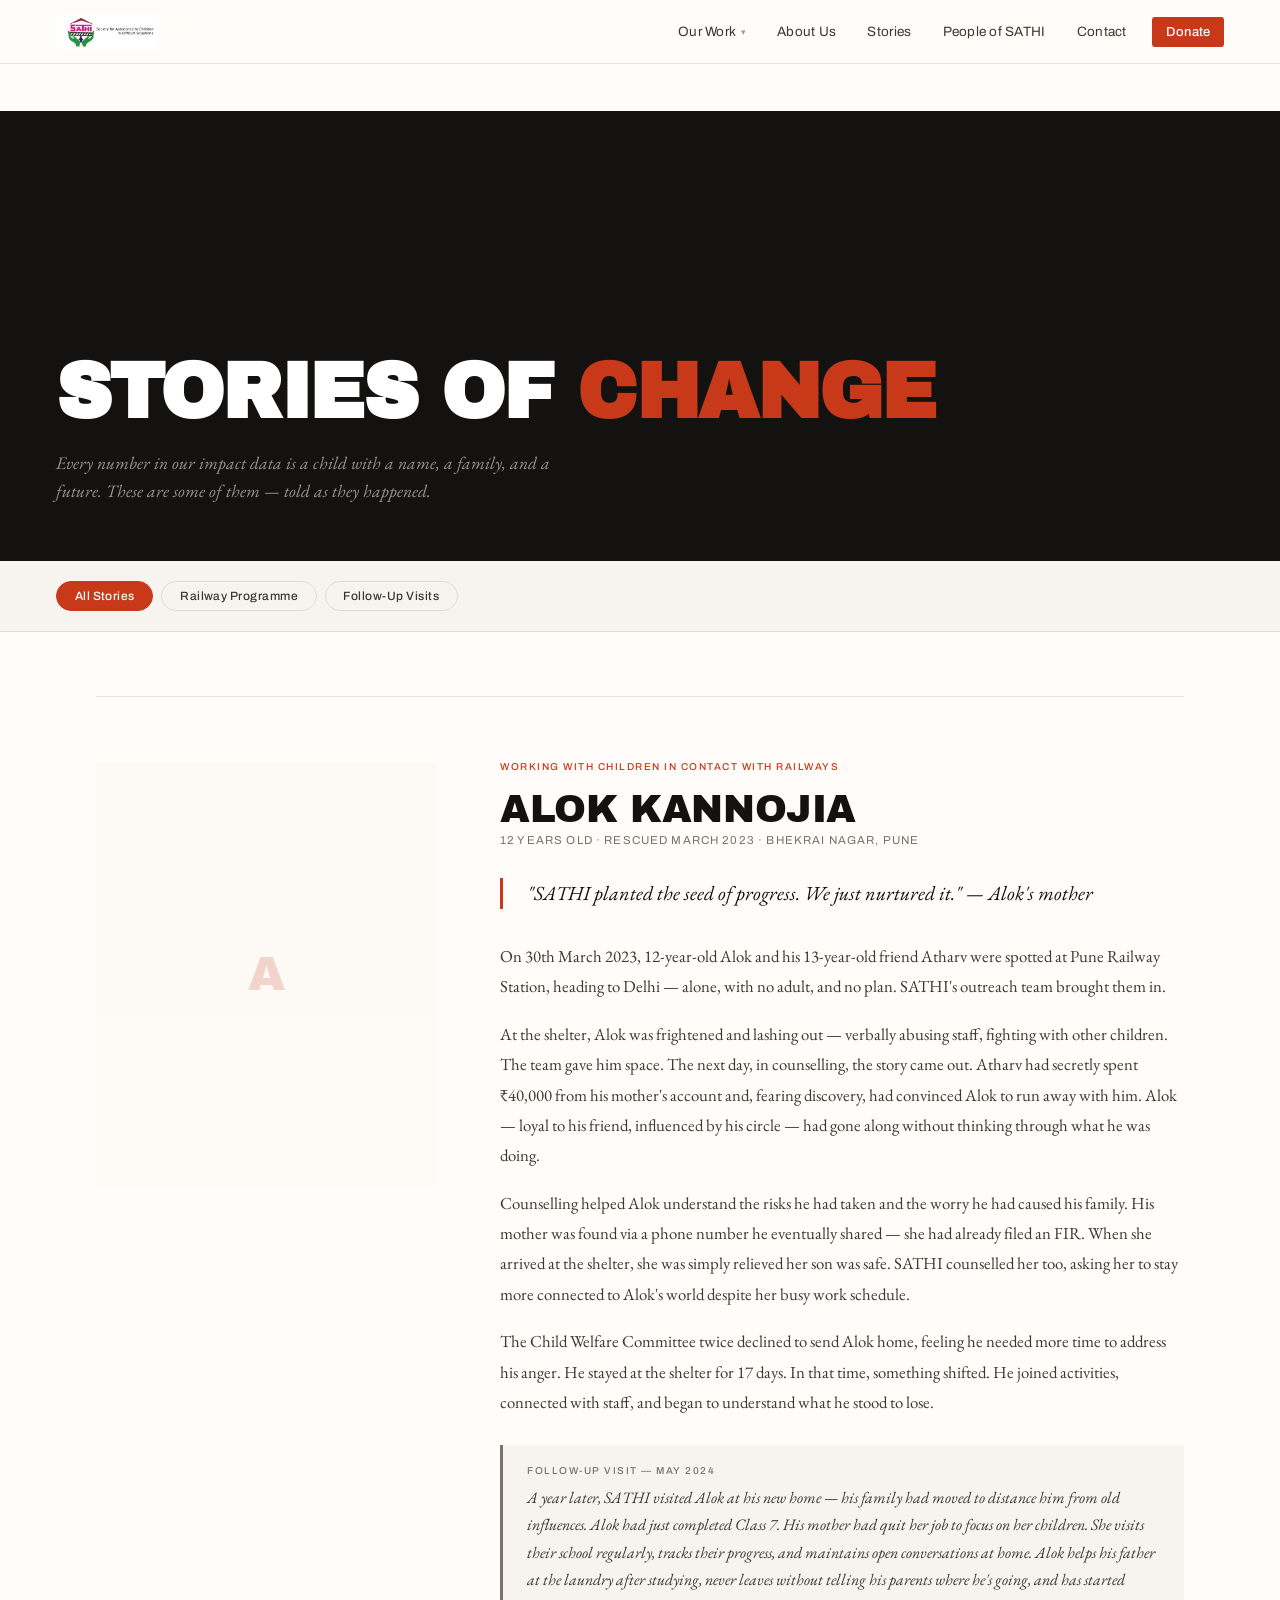
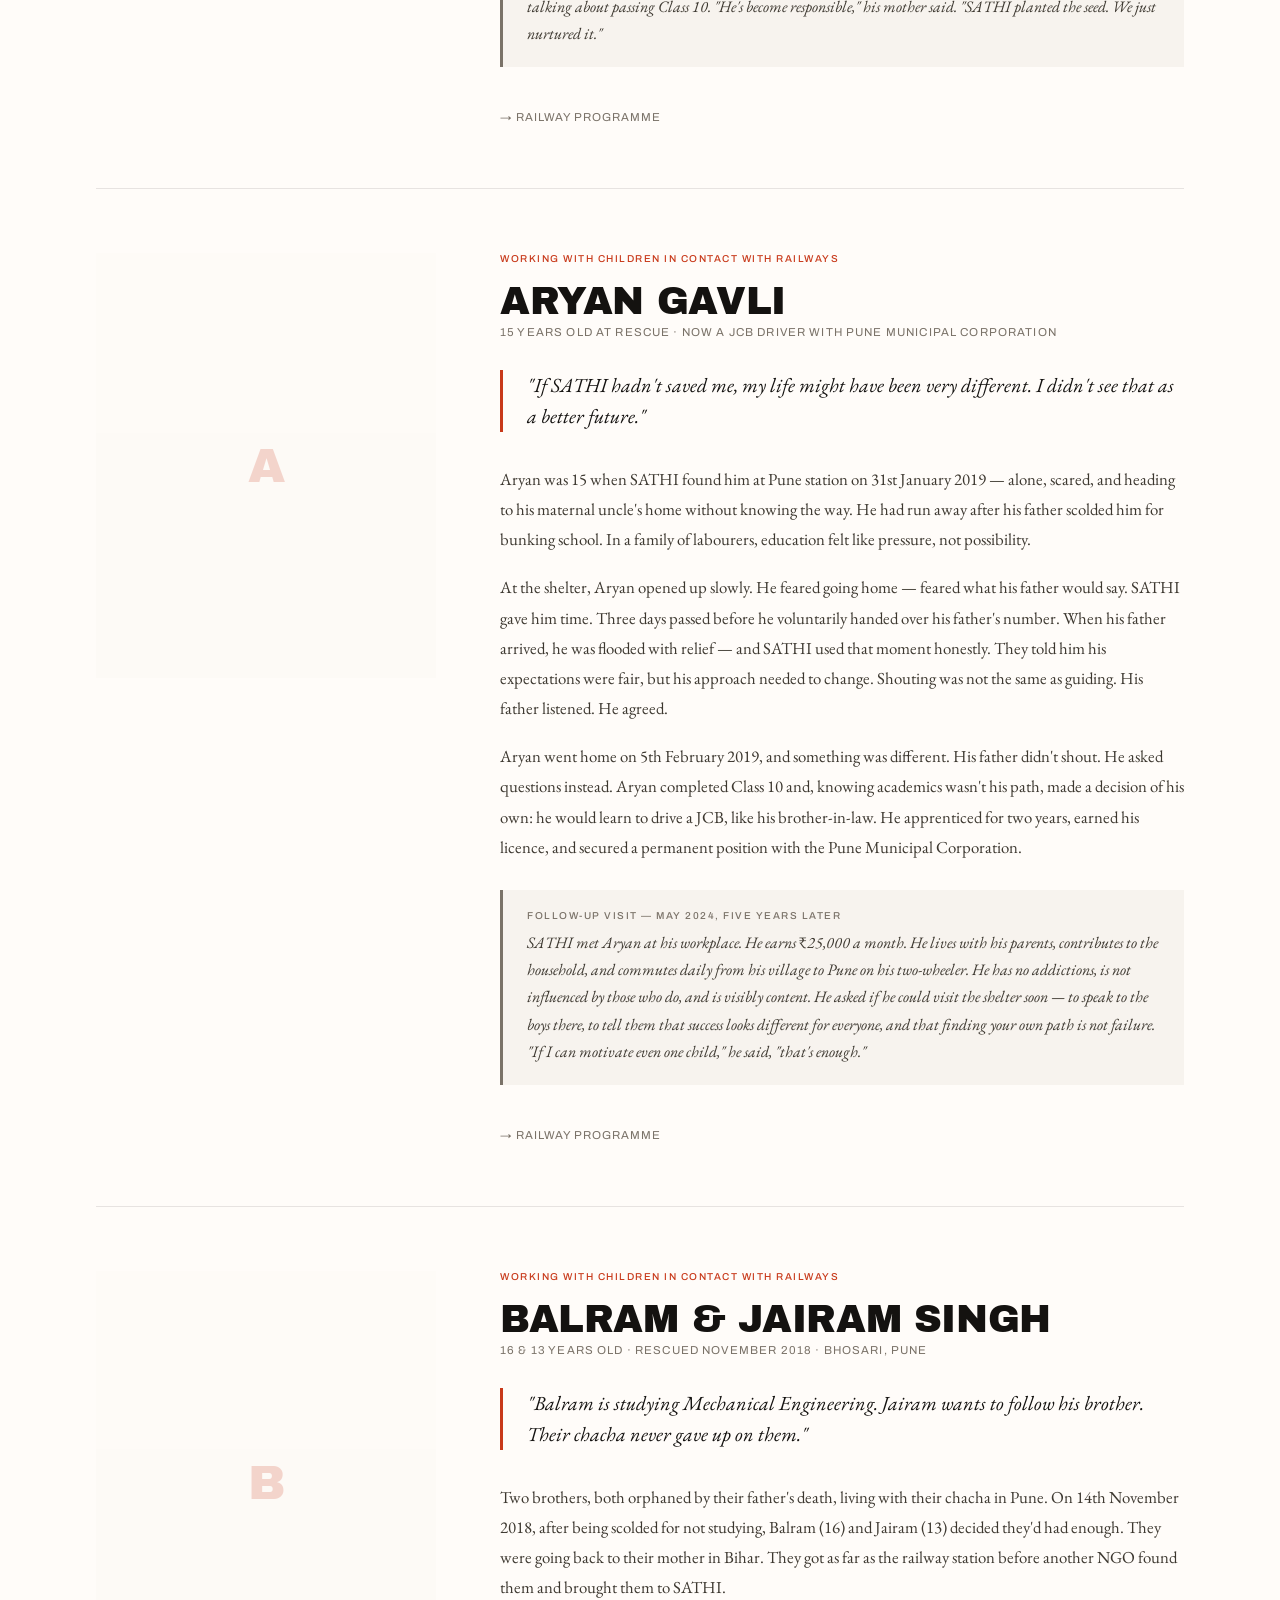
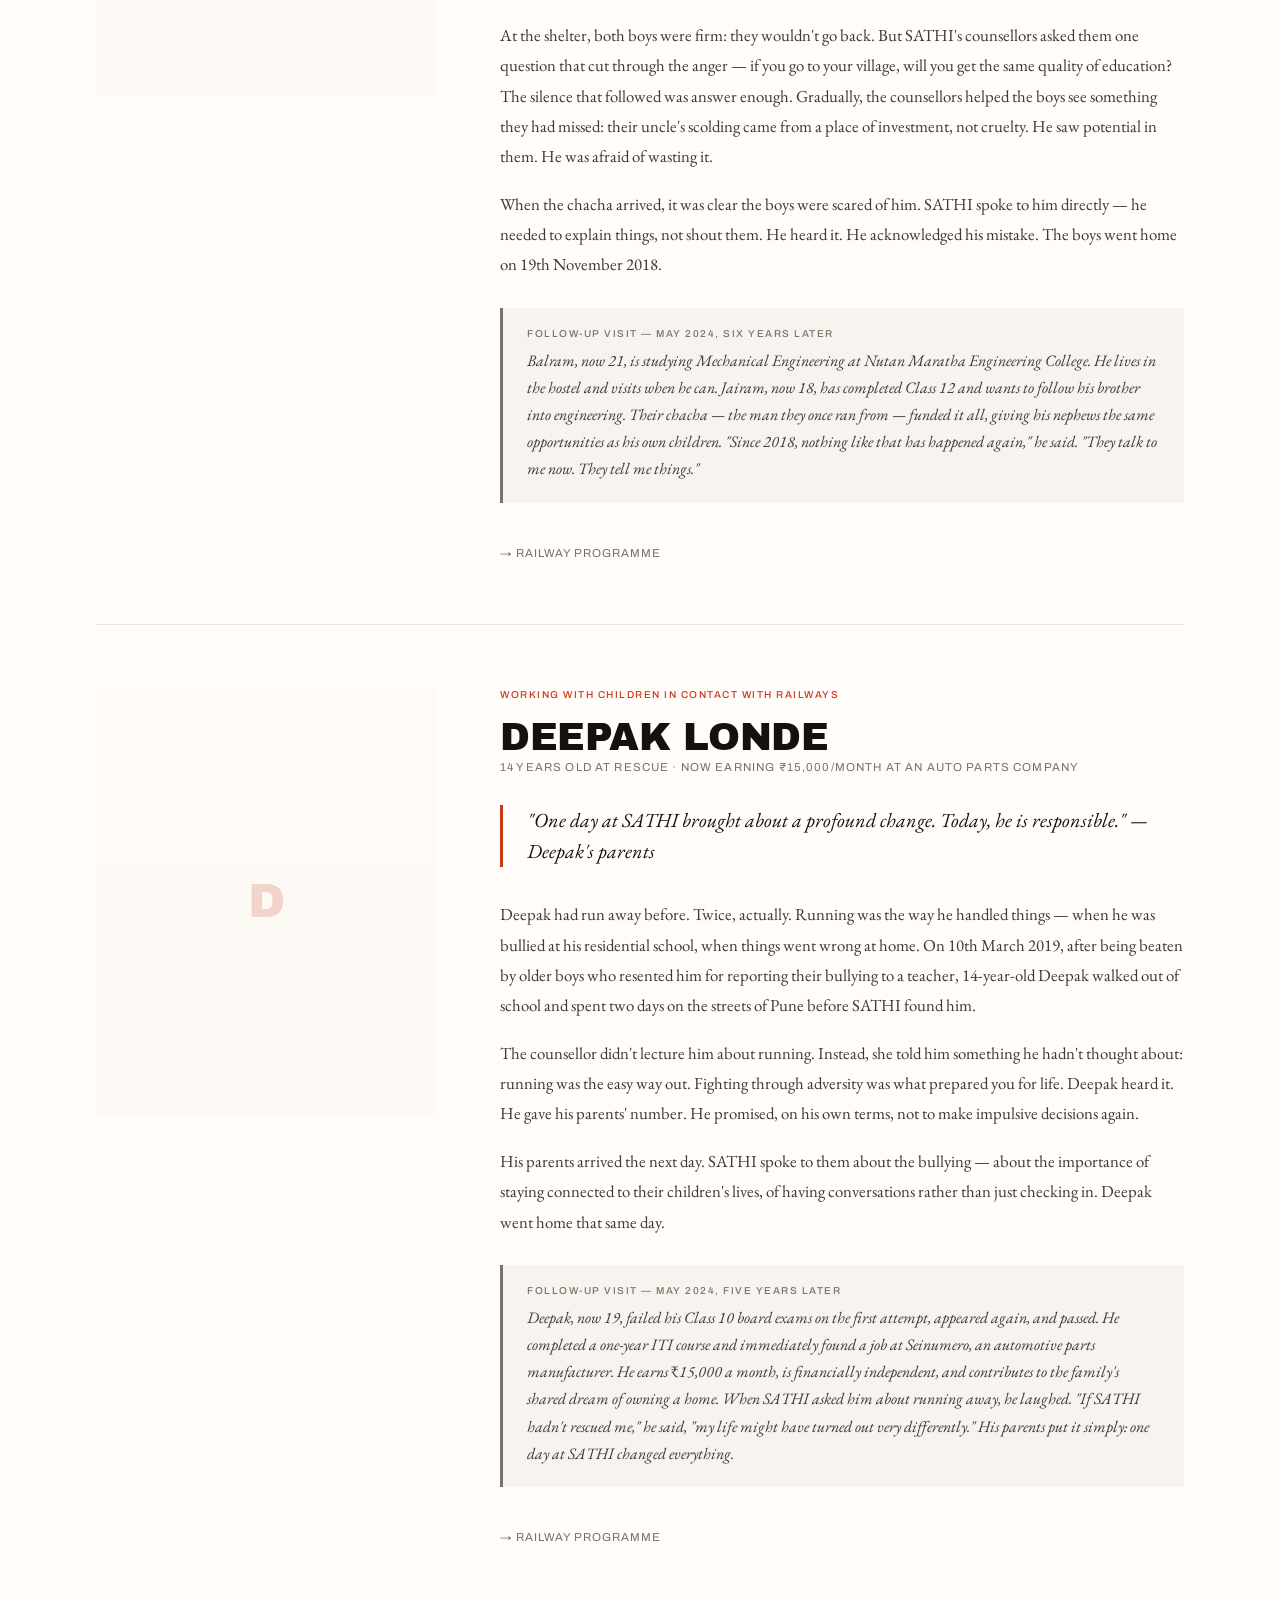
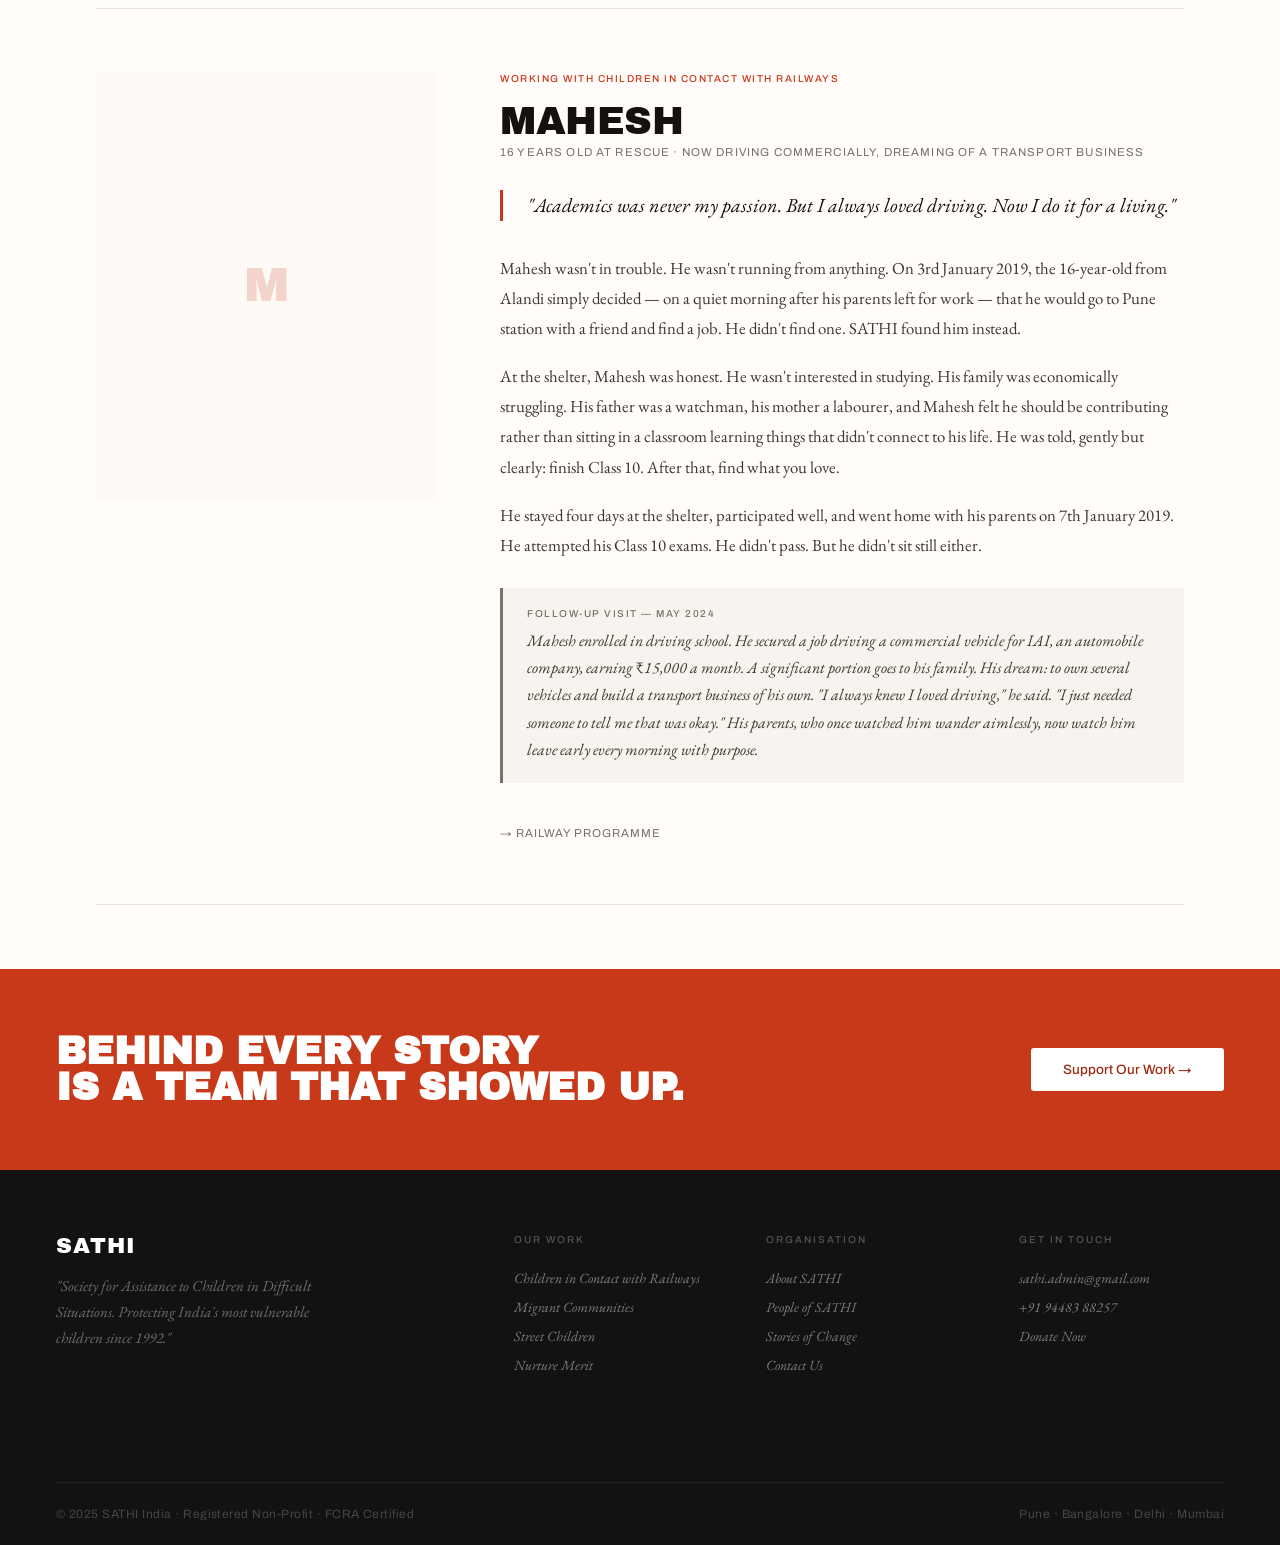
<file: stories.html>
<!DOCTYPE html>
<html lang="en">
<head>
<meta charset="UTF-8">
<meta name="viewport" content="width=device-width, initial-scale=1.0">
<title>Stories of Change — SATHI</title>
<link href="https://fonts.googleapis.com/css2?family=Archivo+Black&family=Archivo:ital,wght@0,300;0,400;0,500;1,300;1,400&family=EB+Garamond:ital,wght@0,400;0,500;1,400&display=swap" rel="stylesheet">
<link rel="stylesheet" href="shared.css">
<style>
.stories-hero {
  min-height: 50vh; position: relative;
  display: flex; align-items: flex-end;
  padding: 0 3.5rem 3.5rem; margin-top: 64px;
  background: var(--ink);
}
.stories-hero h1 {
  font-family: var(--display); font-size: clamp(3rem, 6vw, 5.5rem);
  color: white; text-transform: uppercase; line-height: 0.92;
  letter-spacing: -0.02em; margin-bottom: 1.25rem; position: relative; z-index: 1;
}
.stories-hero h1 span { color: var(--red); }
.stories-hero p {
  font-family: var(--serif); font-style: italic;
  font-size: 1.1rem; color: rgba(255,255,255,0.55); line-height: 1.6;
  max-width: 500px; position: relative; z-index: 1;
}
.filter-bar {
  background: var(--cream); padding: 1.25rem 3.5rem;
  display: flex; gap: 0.5rem; flex-wrap: wrap;
  border-bottom: 1px solid var(--border);
  position: sticky; top: 64px; z-index: 100;
}
.filter-btn {
  padding: 0.45rem 1.1rem; border-radius: 100px;
  font-size: 12px; font-weight: 500; letter-spacing: 0.04em;
  border: 1.5px solid var(--border); background: transparent;
  color: var(--ink-mid); cursor: pointer; transition: all 0.15s; font-family: var(--body);
}
.filter-btn:hover { border-color: var(--red); color: var(--red); }
.filter-btn.active { background: var(--red); border-color: var(--red); color: white; }

.stories-body { max-width: 1200px; margin: 0 auto; padding: 4rem 3.5rem; }

.story-full {
  display: grid; grid-template-columns: 340px 1fr; gap: 4rem;
  padding: 4rem 0; border-top: 1px solid var(--border); align-items: start;
}
.story-full:last-child { border-bottom: 1px solid var(--border); }
.story-full-img {
  width: 100%; aspect-ratio: 4/5; object-fit: cover; display: block;
  background: var(--cream);
}
.story-full-img-placeholder {
  width: 100%; aspect-ratio: 4/5; background: var(--cream);
  display: flex; align-items: center; justify-content: center;
  font-family: var(--display); font-size: 3rem; color: var(--red); opacity: 0.2;
}
.story-full-tag {
  font-size: 10px; font-weight: 500; letter-spacing: 0.15em; text-transform: uppercase;
  color: var(--red); margin-bottom: 1.25rem; display: block;
}
.story-full-name {
  font-family: var(--display); font-size: clamp(1.8rem, 3vw, 2.8rem);
  text-transform: uppercase; line-height: 0.92; letter-spacing: -0.01em; margin-bottom: 0.4rem;
}
.story-full-sub {
  font-size: 11.5px; color: var(--ink-muted); text-transform: uppercase;
  letter-spacing: 0.1em; margin-bottom: 2rem;
}
.story-full-pullquote {
  font-family: var(--serif); font-size: 1.25rem; font-style: italic;
  color: var(--ink); line-height: 1.55;
  border-left: 3px solid var(--red); padding-left: 1.5rem; margin-bottom: 2rem;
}
.story-full-body {
  font-family: var(--serif); font-size: 1.05rem; color: var(--ink-mid);
  line-height: 1.8; margin-bottom: 1.1rem;
}
.story-full-update {
  background: var(--cream); border-left: 3px solid var(--ink-muted);
  padding: 1.25rem 1.5rem; margin: 1.75rem 0;
}
.story-full-update-label {
  font-size: 10px; font-weight: 500; letter-spacing: 0.15em; text-transform: uppercase;
  color: var(--ink-muted); margin-bottom: 0.5rem; display: block;
}
.story-full-update p {
  font-family: var(--serif); font-size: 1rem; color: var(--ink-mid);
  line-height: 1.7; font-style: italic;
}
.story-full-prog {
  display: inline-flex; align-items: center; gap: 0.5rem;
  font-size: 11.5px; color: var(--ink-muted); margin-top: 1rem;
  text-decoration: none; transition: color 0.15s;
  text-transform: uppercase; letter-spacing: 0.08em;
}
.story-full-prog:hover { color: var(--red); }

@media (max-width: 900px) {
  .stories-hero, .filter-bar, .stories-body { padding-left: 1.5rem; padding-right: 1.5rem; }
  .story-full { grid-template-columns: 1fr; gap: 1.75rem; padding: 2.5rem 0; }
  .story-full-img, .story-full-img-placeholder { aspect-ratio: 16/9; }
}
</style>
</head>
<body>

<nav>
  <a href="index.html" class="nav-logo"><img src="[data-uri]" alt="SATHI" style="height:36px;width:auto;display:block;"></a>
  <ul class="nav-links">
    <li class="nav-dropdown">
      <a href="#" class="nav-has-dropdown">Our Work <span class="nav-arrow">▾</span></a>
      <div class="dropdown-menu">
        <a href="railway.html"><span class="dd-num">01</span><span class="dd-text">Children in Contact with Railways</span></a>
        <a href="migrant.html"><span class="dd-num">02</span><span class="dd-text">Migrant Communities</span></a>
        <a href="slum.html"><span class="dd-num">03</span><span class="dd-text">Street Children</span></a>
        <a href="nurture.html"><span class="dd-num">04</span><span class="dd-text">Nurture Merit — Education</span></a>
      </div>
    </li>
    <li><a href="about.html">About Us</a></li>
    <li><a href="stories.html">Stories</a></li>
    <li><a href="people.html">People of SATHI</a></li>
    <li><a href="contact.html">Contact</a></li>
    <li><a href="https://sathiindia.org/donate-now.html" target="_blank" class="nav-donate">Donate</a></li>
  </ul>
  <button class="nav-hamburger" onclick="toggleMenu()">☰</button>
</nav>

<div class="breadcrumb">
  <a href="index.html">Home</a>
  <span class="breadcrumb-sep">›</span>
  <span>Stories of Change</span>
</div>

<section class="stories-hero">
  <div>
    <h1>Stories of <span>Change</span></h1>
    <p>Every number in our impact data is a child with a name, a family, and a future. These are some of them — told as they happened.</p>
  </div>
</section>

<div class="filter-bar">
  <button class="filter-btn active" onclick="filterStories('all', this)">All Stories</button>
  <button class="filter-btn" onclick="filterStories('railway', this)">Railway Programme</button>
  <button class="filter-btn" onclick="filterStories('followup', this)">Follow-Up Visits</button>
</div>

<div class="stories-body">

  <!-- ALOK -->
  <div class="story-full" data-prog="railway followup">
    <div class="story-full-img-placeholder">A</div>
    <div>
      <span class="story-full-tag">Working With Children in Contact with Railways</span>
      <div class="story-full-name">Alok Kannojia</div>
      <div class="story-full-sub">12 years old · Rescued March 2023 · Bhekrai Nagar, Pune</div>
      <blockquote class="story-full-pullquote">"SATHI planted the seed of progress. We just nurtured it." — Alok's mother</blockquote>
      <p class="story-full-body">On 30th March 2023, 12-year-old Alok and his 13-year-old friend Atharv were spotted at Pune Railway Station, heading to Delhi — alone, with no adult, and no plan. SATHI's outreach team brought them in.</p>
      <p class="story-full-body">At the shelter, Alok was frightened and lashing out — verbally abusing staff, fighting with other children. The team gave him space. The next day, in counselling, the story came out. Atharv had secretly spent ₹40,000 from his mother's account and, fearing discovery, had convinced Alok to run away with him. Alok — loyal to his friend, influenced by his circle — had gone along without thinking through what he was doing.</p>
      <p class="story-full-body">Counselling helped Alok understand the risks he had taken and the worry he had caused his family. His mother was found via a phone number he eventually shared — she had already filed an FIR. When she arrived at the shelter, she was simply relieved her son was safe. SATHI counselled her too, asking her to stay more connected to Alok's world despite her busy work schedule.</p>
      <p class="story-full-body">The Child Welfare Committee twice declined to send Alok home, feeling he needed more time to address his anger. He stayed at the shelter for 17 days. In that time, something shifted. He joined activities, connected with staff, and began to understand what he stood to lose.</p>
      <div class="story-full-update">
        <span class="story-full-update-label">Follow-Up Visit — May 2024</span>
        <p>A year later, SATHI visited Alok at his new home — his family had moved to distance him from old influences. Alok had just completed Class 7. His mother had quit her job to focus on her children. She visits their school regularly, tracks their progress, and maintains open conversations at home. Alok helps his father at the laundry after studying, never leaves without telling his parents where he's going, and has started talking about passing Class 10. "He's become responsible," his mother said. "SATHI planted the seed. We just nurtured it."</p>
      </div>
      <a href="railway.html" class="story-full-prog">→ Railway Programme</a>
    </div>
  </div>

  <!-- ARYAN -->
  <div class="story-full" data-prog="railway followup">
    <div class="story-full-img-placeholder">A</div>
    <div>
      <span class="story-full-tag">Working With Children in Contact with Railways</span>
      <div class="story-full-name">Aryan Gavli</div>
      <div class="story-full-sub">15 years old at rescue · Now a JCB Driver with Pune Municipal Corporation</div>
      <blockquote class="story-full-pullquote">"If SATHI hadn't saved me, my life might have been very different. I didn't see that as a better future."</blockquote>
      <p class="story-full-body">Aryan was 15 when SATHI found him at Pune station on 31st January 2019 — alone, scared, and heading to his maternal uncle's home without knowing the way. He had run away after his father scolded him for bunking school. In a family of labourers, education felt like pressure, not possibility.</p>
      <p class="story-full-body">At the shelter, Aryan opened up slowly. He feared going home — feared what his father would say. SATHI gave him time. Three days passed before he voluntarily handed over his father's number. When his father arrived, he was flooded with relief — and SATHI used that moment honestly. They told him his expectations were fair, but his approach needed to change. Shouting was not the same as guiding. His father listened. He agreed.</p>
      <p class="story-full-body">Aryan went home on 5th February 2019, and something was different. His father didn't shout. He asked questions instead. Aryan completed Class 10 and, knowing academics wasn't his path, made a decision of his own: he would learn to drive a JCB, like his brother-in-law. He apprenticed for two years, earned his licence, and secured a permanent position with the Pune Municipal Corporation.</p>
      <div class="story-full-update">
        <span class="story-full-update-label">Follow-Up Visit — May 2024, Five Years Later</span>
        <p>SATHI met Aryan at his workplace. He earns ₹25,000 a month. He lives with his parents, contributes to the household, and commutes daily from his village to Pune on his two-wheeler. He has no addictions, is not influenced by those who do, and is visibly content. He asked if he could visit the shelter soon — to speak to the boys there, to tell them that success looks different for everyone, and that finding your own path is not failure. "If I can motivate even one child," he said, "that's enough."</p>
      </div>
      <a href="railway.html" class="story-full-prog">→ Railway Programme</a>
    </div>
  </div>

  <!-- BALRAM & JAIRAM -->
  <div class="story-full" data-prog="railway followup">
    <div class="story-full-img-placeholder">B</div>
    <div>
      <span class="story-full-tag">Working With Children in Contact with Railways</span>
      <div class="story-full-name">Balram & Jairam Singh</div>
      <div class="story-full-sub">16 & 13 years old · Rescued November 2018 · Bhosari, Pune</div>
      <blockquote class="story-full-pullquote">"Balram is studying Mechanical Engineering. Jairam wants to follow his brother. Their chacha never gave up on them."</blockquote>
      <p class="story-full-body">Two brothers, both orphaned by their father's death, living with their chacha in Pune. On 14th November 2018, after being scolded for not studying, Balram (16) and Jairam (13) decided they'd had enough. They were going back to their mother in Bihar. They got as far as the railway station before another NGO found them and brought them to SATHI.</p>
      <p class="story-full-body">At the shelter, both boys were firm: they wouldn't go back. But SATHI's counsellors asked them one question that cut through the anger — if you go to your village, will you get the same quality of education? The silence that followed was answer enough. Gradually, the counsellors helped the boys see something they had missed: their uncle's scolding came from a place of investment, not cruelty. He saw potential in them. He was afraid of wasting it.</p>
      <p class="story-full-body">When the chacha arrived, it was clear the boys were scared of him. SATHI spoke to him directly — he needed to explain things, not shout them. He heard it. He acknowledged his mistake. The boys went home on 19th November 2018.</p>
      <div class="story-full-update">
        <span class="story-full-update-label">Follow-Up Visit — May 2024, Six Years Later</span>
        <p>Balram, now 21, is studying Mechanical Engineering at Nutan Maratha Engineering College. He lives in the hostel and visits when he can. Jairam, now 18, has completed Class 12 and wants to follow his brother into engineering. Their chacha — the man they once ran from — funded it all, giving his nephews the same opportunities as his own children. "Since 2018, nothing like that has happened again," he said. "They talk to me now. They tell me things."</p>
      </div>
      <a href="railway.html" class="story-full-prog">→ Railway Programme</a>
    </div>
  </div>

  <!-- DEEPAK -->
  <div class="story-full" data-prog="railway followup">
    <div class="story-full-img-placeholder">D</div>
    <div>
      <span class="story-full-tag">Working With Children in Contact with Railways</span>
      <div class="story-full-name">Deepak Londe</div>
      <div class="story-full-sub">14 years old at rescue · Now earning ₹15,000/month at an auto parts company</div>
      <blockquote class="story-full-pullquote">"One day at SATHI brought about a profound change. Today, he is responsible." — Deepak's parents</blockquote>
      <p class="story-full-body">Deepak had run away before. Twice, actually. Running was the way he handled things — when he was bullied at his residential school, when things went wrong at home. On 10th March 2019, after being beaten by older boys who resented him for reporting their bullying to a teacher, 14-year-old Deepak walked out of school and spent two days on the streets of Pune before SATHI found him.</p>
      <p class="story-full-body">The counsellor didn't lecture him about running. Instead, she told him something he hadn't thought about: running was the easy way out. Fighting through adversity was what prepared you for life. Deepak heard it. He gave his parents' number. He promised, on his own terms, not to make impulsive decisions again.</p>
      <p class="story-full-body">His parents arrived the next day. SATHI spoke to them about the bullying — about the importance of staying connected to their children's lives, of having conversations rather than just checking in. Deepak went home that same day.</p>
      <div class="story-full-update">
        <span class="story-full-update-label">Follow-Up Visit — May 2024, Five Years Later</span>
        <p>Deepak, now 19, failed his Class 10 board exams on the first attempt, appeared again, and passed. He completed a one-year ITI course and immediately found a job at Seinumero, an automotive parts manufacturer. He earns ₹15,000 a month, is financially independent, and contributes to the family's shared dream of owning a home. When SATHI asked him about running away, he laughed. "If SATHI hadn't rescued me," he said, "my life might have turned out very differently." His parents put it simply: one day at SATHI changed everything.</p>
      </div>
      <a href="railway.html" class="story-full-prog">→ Railway Programme</a>
    </div>
  </div>

  <!-- MAHESH -->
  <div class="story-full" data-prog="railway followup">
    <div class="story-full-img-placeholder">M</div>
    <div>
      <span class="story-full-tag">Working With Children in Contact with Railways</span>
      <div class="story-full-name">Mahesh</div>
      <div class="story-full-sub">16 years old at rescue · Now driving commercially, dreaming of a transport business</div>
      <blockquote class="story-full-pullquote">"Academics was never my passion. But I always loved driving. Now I do it for a living."</blockquote>
      <p class="story-full-body">Mahesh wasn't in trouble. He wasn't running from anything. On 3rd January 2019, the 16-year-old from Alandi simply decided — on a quiet morning after his parents left for work — that he would go to Pune station with a friend and find a job. He didn't find one. SATHI found him instead.</p>
      <p class="story-full-body">At the shelter, Mahesh was honest. He wasn't interested in studying. His family was economically struggling. His father was a watchman, his mother a labourer, and Mahesh felt he should be contributing rather than sitting in a classroom learning things that didn't connect to his life. He was told, gently but clearly: finish Class 10. After that, find what you love.</p>
      <p class="story-full-body">He stayed four days at the shelter, participated well, and went home with his parents on 7th January 2019. He attempted his Class 10 exams. He didn't pass. But he didn't sit still either.</p>
      <div class="story-full-update">
        <span class="story-full-update-label">Follow-Up Visit — May 2024</span>
        <p>Mahesh enrolled in driving school. He secured a job driving a commercial vehicle for IAI, an automobile company, earning ₹15,000 a month. A significant portion goes to his family. His dream: to own several vehicles and build a transport business of his own. "I always knew I loved driving," he said. "I just needed someone to tell me that was okay." His parents, who once watched him wander aimlessly, now watch him leave early every morning with purpose.</p>
      </div>
      <a href="railway.html" class="story-full-prog">→ Railway Programme</a>
    </div>
  </div>

</div><!-- end stories-body -->

<div class="inner-cta">
  <h2>Behind every story<br>is a team that showed up.</h2>
  <a href="https://sathiindia.org/donate-now.html" target="_blank" class="btn-white-sm">Support Our Work →</a>
</div>

<footer>
  <div class="footer-brand">
    <span class="footer-brand-name">SATHI</span>
    <p class="footer-brand-desc">"Society for Assistance to Children in Difficult Situations. Protecting India's most vulnerable children since 1992."</p>
  </div>
  <div class="footer-col">
    <span class="footer-col-title">Our Work</span>
    <ul>
      <li><a href="railway.html">Children in Contact with Railways</a></li>
      <li><a href="migrant.html">Migrant Communities</a></li>
      <li><a href="slum.html">Street Children</a></li>
      <li><a href="nurture.html">Nurture Merit</a></li>
    </ul>
  </div>
  <div class="footer-col">
    <span class="footer-col-title">Organisation</span>
    <ul>
      <li><a href="about.html">About SATHI</a></li>
      <li><a href="people.html">People of SATHI</a></li>
      <li><a href="stories.html">Stories of Change</a></li>
      <li><a href="contact.html">Contact Us</a></li>
    </ul>
  </div>
  <div class="footer-col">
    <span class="footer-col-title">Get In Touch</span>
    <ul>
      <li><a href="mailto:sathi.admin@gmail.com">sathi.admin@gmail.com</a></li>
      <li><a href="tel:+919448388257">+91 94483 88257</a></li>
      <li><a href="https://sathiindia.org/donate-now.html" target="_blank">Donate Now</a></li>
    </ul>
  </div>
  <div class="footer-bottom">
    <p>© 2025 SATHI India · Registered Non-Profit · FCRA Certified</p>
    <p>Pune · Bangalore · Delhi · Mumbai</p>
  </div>
</footer>

<script src="shared.js"></script>
<script>
function filterStories(prog, btn) {
  document.querySelectorAll('.filter-btn').forEach(b => b.classList.remove('active'));
  btn.classList.add('active');
  document.querySelectorAll('.story-full').forEach(card => {
    if (prog === 'all' || card.dataset.prog.includes(prog)) {
      card.style.display = 'grid';
    } else {
      card.style.display = 'none';
    }
  });
}
</script>
</body>
</html>
</file>
<file: shared.css>
/* ─── SATHI SHARED STYLES ─── */
*, *::before, *::after { box-sizing: border-box; margin: 0; padding: 0; }

:root {
  --red:       #C8391A;
  --red-dark:  #9E2B12;
  --red-light: #FDF0EC;
  --ink:       #141210;
  --ink-mid:   #3D3830;
  --ink-muted: #7A7268;
  --cream:     #F7F3EE;
  --white:     #FFFCF9;
  --border:    rgba(20,18,16,0.1);
  --display:   'Archivo Black', sans-serif;
  --serif:     'EB Garamond', Georgia, serif;
  --body:      'Archivo', system-ui, sans-serif;
}

html { scroll-behavior: smooth; }
body { font-family: var(--body); background: var(--white); color: var(--ink); overflow-x: hidden; }

/* ── NAV ── */
nav {
  position: fixed; top: 0; left: 0; right: 0; z-index: 300;
  height: 64px;
  display: flex; align-items: center; justify-content: space-between;
  padding: 0 3.5rem;
  background: rgba(255,252,249,0.97);
  backdrop-filter: blur(10px);
  border-bottom: 1px solid var(--border);
}
.nav-logo { display: flex; align-items: center; gap: 0.6rem; text-decoration: none; }
.nav-logo-badge {
  width: 34px; height: 34px; border-radius: 5px;
  background: var(--red);
  display: grid; place-items: center;
  font-family: var(--display); font-size: 14px; color: white; letter-spacing: -0.02em;
}
.nav-logo-name { font-family: var(--display); font-size: 17px; color: var(--ink); letter-spacing: 0.04em; }

.nav-links {
  display: flex; align-items: center; gap: 0.25rem; list-style: none;
}
.nav-links > li { position: relative; }
.nav-links > li > a {
  font-size: 13.5px; font-weight: 400; color: var(--ink-mid);
  text-decoration: none; letter-spacing: 0.02em;
  padding: 0.5rem 0.85rem; border-radius: 3px;
  display: flex; align-items: center; gap: 0.3rem;
  transition: color 0.15s, background 0.15s;
}
.nav-links > li > a:hover { color: var(--ink); background: rgba(20,18,16,0.05); }
.nav-arrow { font-size: 9px; opacity: 0.5; margin-top: 1px; }

/* Dropdown */
.dropdown-menu {
  position: absolute; top: calc(100% + 8px); left: 0;
  background: var(--white);
  border: 1px solid var(--border);
  border-radius: 6px;
  min-width: 260px;
  box-shadow: 0 12px 40px rgba(0,0,0,0.12);
  opacity: 0; visibility: hidden;
  transform: translateY(-6px);
  transition: all 0.2s ease;
  overflow: hidden;
}
.nav-dropdown:hover .dropdown-menu,
.nav-dropdown:focus-within .dropdown-menu {
  opacity: 1; visibility: visible; transform: translateY(0);
}
.dropdown-menu a {
  display: flex; align-items: center; gap: 1rem;
  padding: 0.85rem 1.25rem;
  text-decoration: none; color: var(--ink-mid);
  font-size: 13.5px;
  border-bottom: 1px solid var(--border);
  transition: background 0.15s, color 0.15s;
}
.dropdown-menu a:last-child { border: none; }
.dropdown-menu a:hover { background: var(--cream); color: var(--ink); }
.dd-num {
  font-family: var(--display); font-size: 10px; color: var(--red);
  letter-spacing: 0.12em; min-width: 20px;
}
.dd-text { font-size: 13.5px; }

.nav-donate {
  background: var(--red) !important;
  color: white !important;
  padding: 0.5rem 1.35rem;
  border-radius: 3px;
  font-weight: 500 !important;
  font-size: 13px !important;
  margin-left: 0.5rem;
  transition: background 0.15s !important;
}
.nav-donate:hover { background: var(--red-dark) !important; }
.nav-donate:hover { background: var(--red-dark) !important; color: white !important; }

.nav-hamburger {
  display: none; background: none; border: none;
  font-size: 22px; cursor: pointer; color: var(--ink);
  padding: 0.25rem;
}

/* Mobile nav overlay */
.mobile-nav-open .nav-links {
  display: flex; flex-direction: column; align-items: flex-start;
  position: fixed; top: 64px; left: 0; right: 0; bottom: 0;
  background: var(--white); padding: 2rem 1.5rem;
  gap: 0; overflow-y: auto; z-index: 200;
}
.mobile-nav-open .nav-links > li { width: 100%; }
.mobile-nav-open .nav-links > li > a { padding: 1rem 0; font-size: 16px; border-bottom: 1px solid var(--border); border-radius: 0; }
.mobile-nav-open .dropdown-menu {
  position: static; box-shadow: none; border: none; border-radius: 0;
  opacity: 1; visibility: visible; transform: none;
  background: var(--cream); margin: 0;
}
.mobile-nav-open .dropdown-menu a { padding: 0.75rem 1rem; font-size: 14px; }

/* ── INNER PAGE HERO ── */
.page-hero {
  min-height: 55vh;
  position: relative;
  display: flex; align-items: flex-end;
  padding: 0 3.5rem 3.5rem;
  margin-top: 64px;
  overflow: hidden;
}
.page-hero-bg {
  position: absolute; inset: 0; background-size: cover; background-position: center;
}
.page-hero-bg::after {
  content: ''; position: absolute; inset: 0;
  background: linear-gradient(to top, rgba(14,11,9,0.9) 0%, rgba(14,11,9,0.35) 55%, rgba(14,11,9,0.2) 100%);
}
.page-hero-content { position: relative; z-index: 1; max-width: 720px; }
.page-hero-prog {
  font-size: 10px; font-weight: 500; letter-spacing: 0.2em; text-transform: uppercase;
  color: var(--red); margin-bottom: 0.75rem; display: block;
}
.page-hero h1 {
  font-family: var(--display);
  font-size: clamp(2.5rem, 6vw, 5.5rem);
  color: white; text-transform: uppercase; line-height: 0.92;
  letter-spacing: -0.02em; margin-bottom: 1.25rem;
}
.page-hero-sub {
  font-family: var(--serif); font-style: italic;
  font-size: 1.1rem; color: rgba(255,255,255,0.72); line-height: 1.6;
  max-width: 500px;
}

/* ── INNER PAGE CONTENT ── */
.page-content { max-width: 1200px; margin: 0 auto; padding: 5rem 3.5rem; }

.page-intro-grid {
  display: grid; grid-template-columns: 1fr 1fr; gap: 5rem; align-items: start;
  margin-bottom: 5rem;
}
.page-section-tag {
  font-size: 10px; font-weight: 500; letter-spacing: 0.2em; text-transform: uppercase;
  color: var(--red); margin-bottom: 1rem; display: block;
}
.page-section-title {
  font-family: var(--display); font-size: clamp(1.8rem, 3vw, 2.8rem);
  text-transform: uppercase; line-height: 0.95; letter-spacing: -0.01em;
  margin-bottom: 1.5rem;
}
.page-body {
  font-family: var(--serif); font-size: 1.1rem; color: var(--ink-mid);
  line-height: 1.8; margin-bottom: 1.25rem;
}

/* impact numbers */
.impact-row {
  display: grid; grid-template-columns: repeat(3,1fr); gap: 1.5px;
  background: var(--ink); margin-bottom: 5rem;
}
.impact-cell {
  background: var(--ink); padding: 2.5rem 2rem; text-align: center;
}
.impact-cell-num {
  font-family: var(--display); font-size: 3rem; color: var(--red);
  line-height: 1; display: block; letter-spacing: -0.02em;
}
.impact-cell-label {
  font-size: 11px; color: rgba(255,255,255,0.45);
  text-transform: uppercase; letter-spacing: 0.08em; margin-top: 0.6rem; line-height: 1.4;
}

/* how it works steps */
.steps-section { margin-bottom: 5rem; }
.steps-title {
  font-family: var(--display); font-size: clamp(1.5rem, 2.5vw, 2.2rem);
  text-transform: uppercase; line-height: 0.95; margin-bottom: 2.5rem;
}
.steps-grid { display: grid; grid-template-columns: repeat(4,1fr); gap: 1.5px; background: var(--border); }
.step-box {
  background: var(--cream); padding: 2rem 1.75rem;
}
.step-box-num {
  font-family: var(--display); font-size: 2rem; color: var(--red);
  opacity: 0.35; line-height: 1; margin-bottom: 1rem; display: block;
}
.step-box-title { font-family: var(--display); font-size: 0.95rem; text-transform: uppercase; letter-spacing: 0.05em; margin-bottom: 0.75rem; }
.step-box-body { font-family: var(--serif); font-style: italic; font-size: 0.95rem; color: var(--ink-mid); line-height: 1.6; }

/* image grid */
.img-grid { display: grid; grid-template-columns: 1fr 1fr; gap: 4px; margin-bottom: 5rem; }
.img-grid-item { aspect-ratio: 4/3; overflow: hidden; }
.img-grid-item img { width: 100%; height: 100%; object-fit: cover; display: block; transition: transform 0.5s; }
.img-grid-item:hover img { transform: scale(1.03); }
.img-grid-item.tall { aspect-ratio: 3/4; grid-row: span 2; }

/* stories on inner page */
.page-stories { margin-bottom: 5rem; }
.page-story-card {
  padding: 2rem 0; border-top: 1px solid var(--border);
  display: grid; grid-template-columns: 1fr 2fr; gap: 3rem; align-items: start;
}
.page-story-card:last-child { border-bottom: 1px solid var(--border); }
.page-story-meta { }
.page-story-name { font-family: var(--display); font-size: 1rem; text-transform: uppercase; letter-spacing: 0.05em; }
.page-story-sub { font-size: 12px; color: var(--ink-muted); margin-top: 0.3rem; text-transform: uppercase; letter-spacing: 0.08em; }
.page-story-text {
  font-family: var(--serif); font-style: italic;
  font-size: 1.1rem; color: var(--ink-mid); line-height: 1.7;
}

/* CTA block on inner pages */
.inner-cta {
  background: var(--red); padding: 4rem 3.5rem;
  display: flex; align-items: center; justify-content: space-between; gap: 2rem;
  flex-wrap: wrap;
}
.inner-cta h2 {
  font-family: var(--display); font-size: clamp(1.5rem, 3vw, 2.5rem);
  color: white; text-transform: uppercase; line-height: 0.95;
}
.btn-white-sm {
  display: inline-block; background: white; color: var(--red-dark);
  padding: 0.85rem 2rem; border-radius: 3px;
  font-size: 13.5px; font-weight: 500; text-decoration: none;
  transition: all 0.2s; white-space: nowrap;
}
.btn-white-sm:hover { transform: translateY(-2px); box-shadow: 0 6px 20px rgba(0,0,0,0.18); }

/* ── FOOTER ── */
footer {
  background: var(--ink); padding: 4rem 3.5rem 0;
  display: grid; grid-template-columns: 2fr 1fr 1fr 1fr; gap: 3rem;
}
.footer-brand-name {
  font-family: var(--display); font-size: 22px; color: white;
  letter-spacing: 0.06em; display: block; margin-bottom: 1rem;
}
.footer-brand-desc {
  font-family: var(--serif); font-style: italic;
  font-size: 0.95rem; color: rgba(255,255,255,0.38); line-height: 1.7; max-width: 280px;
}
.footer-col-title {
  font-size: 10px; font-weight: 500; letter-spacing: 0.2em; text-transform: uppercase;
  color: rgba(255,255,255,0.28); margin-bottom: 1.5rem; display: block;
}
.footer-col ul { list-style: none; }
.footer-col li { margin-bottom: 0.7rem; }
.footer-col a {
  font-size: 14px; color: rgba(255,255,255,0.45); text-decoration: none;
  font-family: var(--serif); font-style: italic; transition: color 0.15s;
}
.footer-col a:hover { color: white; }
.footer-bottom {
  grid-column: 1 / -1;
  border-top: 1px solid rgba(255,255,255,0.07);
  padding: 1.5rem 0; margin-top: 3rem;
  display: flex; justify-content: space-between; align-items: center;
}
.footer-bottom p { font-size: 12px; color: rgba(255,255,255,0.22); letter-spacing: 0.04em; }

/* ── BREADCRUMB ── */
.breadcrumb {
  padding: 1rem 3.5rem; background: var(--cream);
  border-bottom: 1px solid var(--border);
  font-size: 12px; color: var(--ink-muted);
  display: flex; gap: 0.5rem; align-items: center;
}
.breadcrumb a { color: var(--ink-muted); text-decoration: none; }
.breadcrumb a:hover { color: var(--red); }
.breadcrumb-sep { opacity: 0.4; }

@media (max-width: 900px) {
  nav { padding: 0 1.5rem; }
  .nav-links { display: none; }
  .nav-hamburger { display: block; }
  .page-hero { padding: 0 1.5rem 2.5rem; }
  .page-hero h1 { font-size: 2.5rem; }
  .page-content { padding: 3rem 1.5rem; }
  .page-intro-grid { grid-template-columns: 1fr; gap: 2rem; }
  .impact-row { grid-template-columns: 1fr; }
  .steps-grid { grid-template-columns: 1fr 1fr; }
  .img-grid { grid-template-columns: 1fr; }
  .img-grid-item.tall { aspect-ratio: 4/3; grid-row: auto; }
  .page-story-card { grid-template-columns: 1fr; gap: 0.75rem; }
  footer { grid-template-columns: 1fr; padding: 3rem 1.5rem 0; }
  .footer-bottom { flex-direction: column; gap: 0.4rem; padding: 1.5rem 0; text-align: center; }
  .inner-cta { padding: 3rem 1.5rem; }
  .breadcrumb { padding: 0.75rem 1.5rem; }
}
</file>
